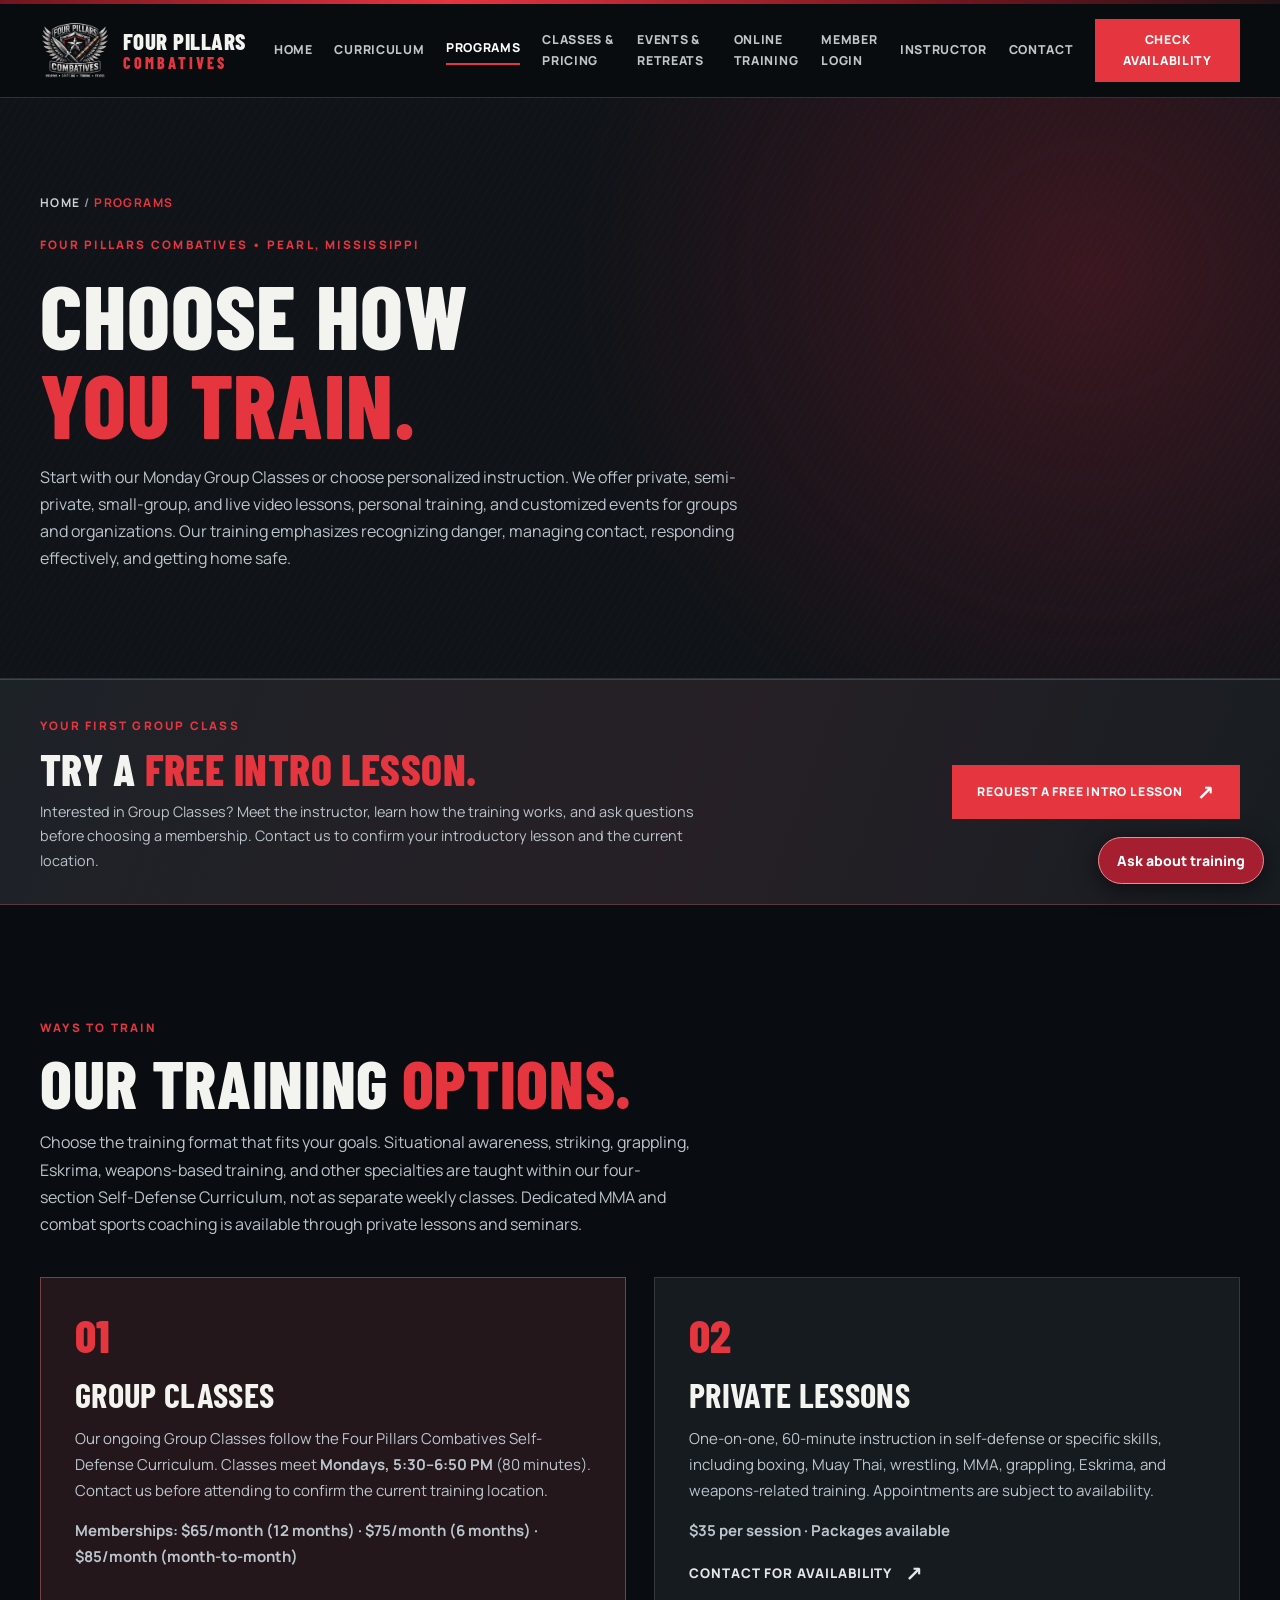
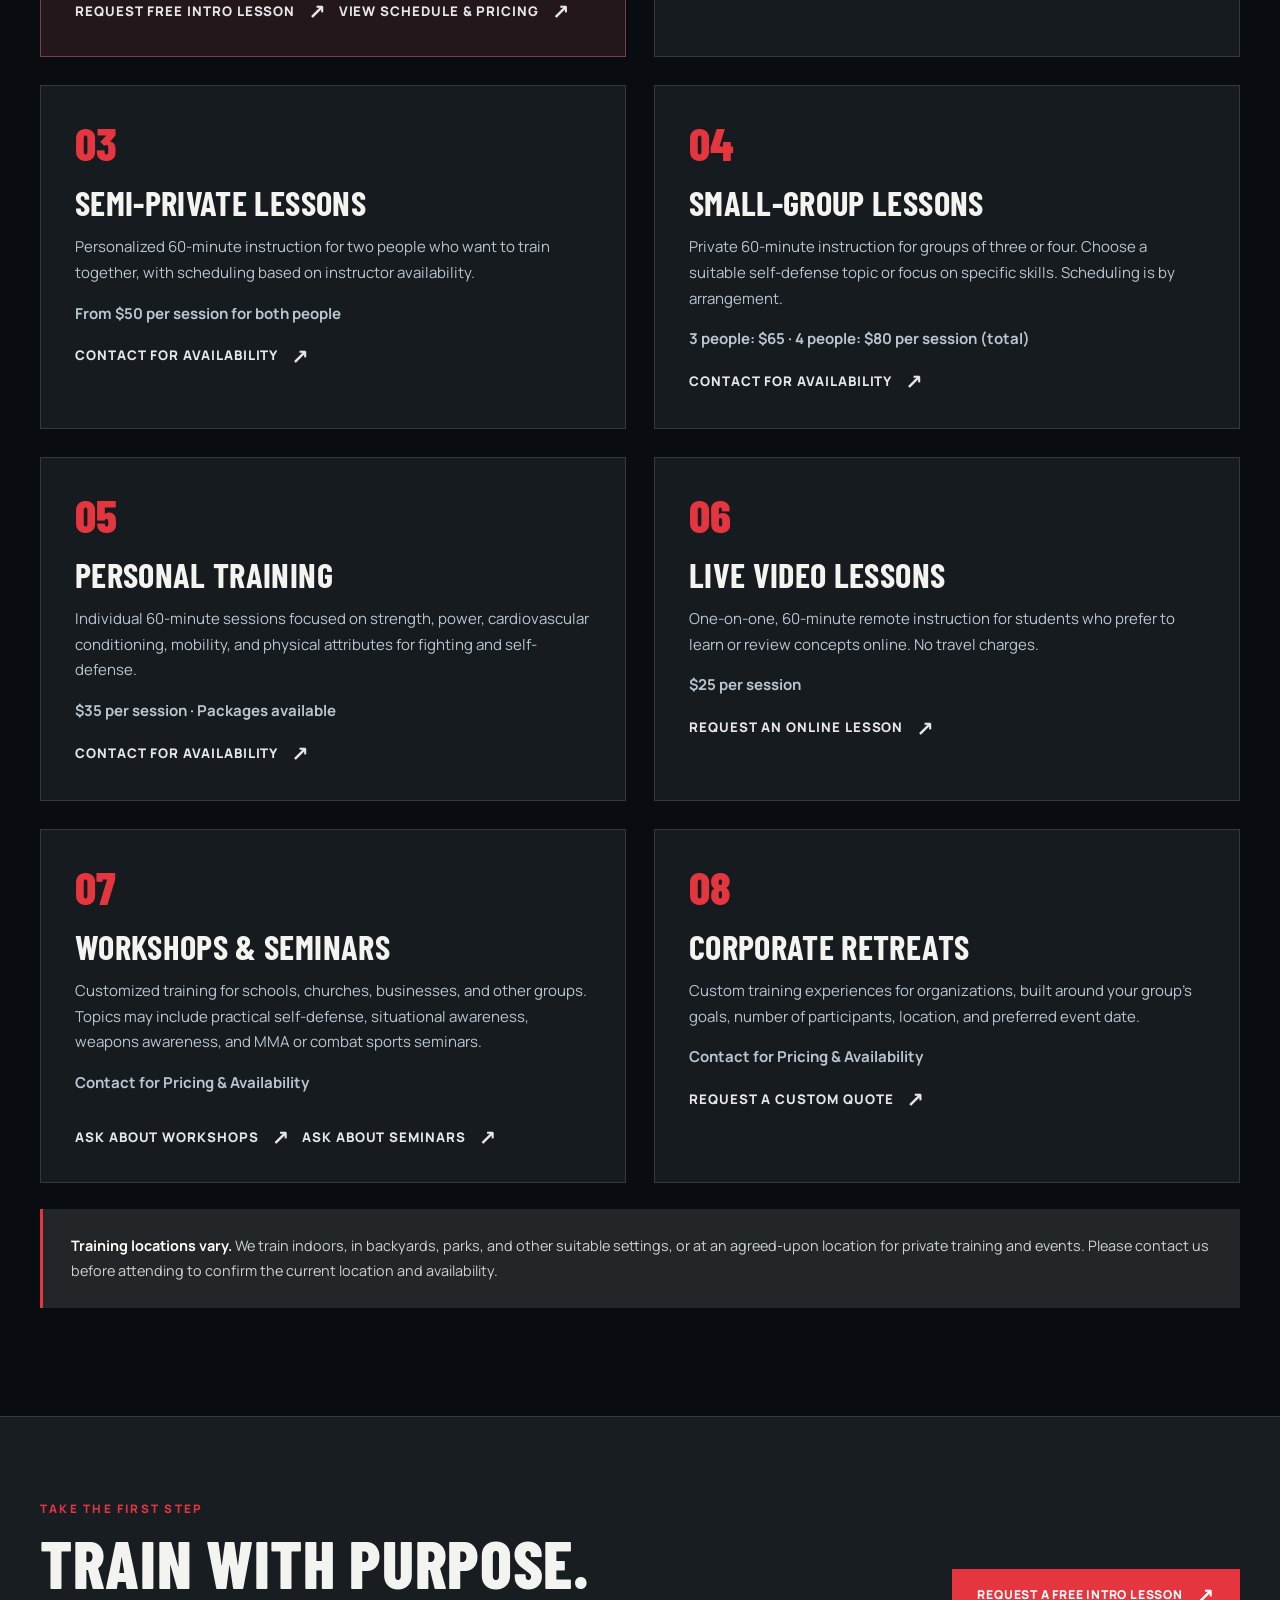
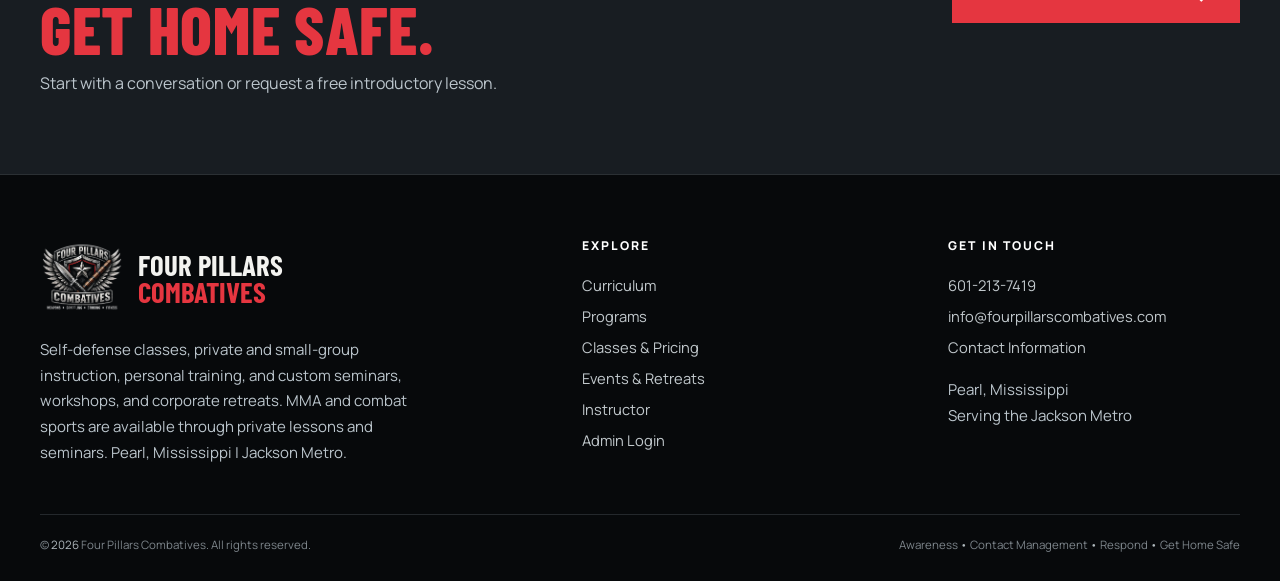
<file: FPC-Updated-programs.html>
<!DOCTYPE html>

<html lang="en"><head><meta charset="utf-8"/><meta content="width=device-width,initial-scale=1" name="viewport"/><meta content="#090c10" name="theme-color"/><meta content="Group Classes and free introductory lessons in Pearl, MS. Private lessons, semi-private and small-group instruction, personal training, live video lessons, workshops, seminars, and corporate retreats." name="description"/><title>Training Options | Four Pillars Combatives</title><link href="https://fourpillarscombatives.com/programs.html" rel="canonical"/><link href="favicon.png" rel="icon" type="image/png"/><meta content="website" property="og:type"/><meta content="Training Options | Four Pillars Combatives" property="og:title"/><meta content="Group Classes and free introductory lessons in Pearl, MS. Private lessons, semi-private and small-group instruction, personal training, live video lessons, workshops, seminars, and corporate retreats." property="og:description"/><meta content="https://fourpillarscombatives.com/assets/fpc-logo.webp" property="og:image"/><meta content="https://fourpillarscombatives.com/programs.html" property="og:url"/><link href="assets/styles.css" rel="stylesheet"/></head><body><div class="topline"></div><header class="site-header"><div class="shell header-inner"><a aria-label="Four Pillars Combatives home" class="brand" href="index.html"><img alt="" class="brand-emblem" height="70" src="assets/fpc-logo-small.webp" width="70"/><span class="brand-label">Four Pillars<small>Combatives</small></span></a><button aria-controls="navigation" aria-expanded="false" aria-label="Open menu" class="menu-toggle" type="button">☰</button><nav aria-label="Main navigation" class="nav-links" id="navigation"><a href="index.html">Home</a><a href="training.html">Curriculum</a><a aria-current="page" href="programs.html">Programs</a><a href="lessons.html">Classes &amp; Pricing</a><a href="seminars.html">Events &amp; Retreats</a><a href="about.html">Instructor</a><a href="contact.html">Contact</a><a class="nav-cta" href="contact.html#inquire">Check Availability</a></nav></div></header><main id="main"><section class="page-hero grain">
<div class="shell">
<div class="breadcrumb"><a href="index.html">Home</a> / <b>Programs</b></div>
<div class="eyebrow">Four Pillars Combatives • Pearl, Mississippi</div>
<h1>CHOOSE HOW<br/><span class="red">YOU TRAIN.</span></h1>
<p>Start with our Monday Group Classes or choose personalized instruction. We offer private, semi-private, small-group, and live video lessons, personal training, and customized events for groups and organizations. Our training emphasizes recognizing danger, managing contact, responding effectively, and getting home safe.</p>
</div>
</section><section aria-labelledby="programs-free-intro-title" class="intro-invite">
<div class="shell intro-invite-inner">
<div class="intro-invite-copy">
<span class="eyebrow">Your first group class</span>
<h2 id="programs-free-intro-title">TRY A <span class="red">FREE INTRO LESSON.</span></h2>
<p>Interested in Group Classes? Meet the instructor, learn how the training works, and ask questions before choosing a membership. Contact us to confirm your introductory lesson and the current location.</p>
</div>
<a class="btn" href="contact.html?service=Free+Intro+Lesson#inquire">Request a Free Intro Lesson <span aria-hidden="true" class="arrow">↗</span></a>
</div>
</section><section aria-labelledby="program-list-heading" class="section">
<div class="shell">
<div class="section-head">
<span class="eyebrow">Ways to train</span>
<h2 id="program-list-heading">OUR TRAINING <span class="red">OPTIONS.</span></h2>
<p>Choose the training format that fits your goals. Situational awareness, striking, grappling, Eskrima, weapons-based training, and other specialties are taught within our <a href="training.html">four-section Self-Defense Curriculum</a>, not as separate weekly classes. Dedicated MMA and combat sports coaching is available through private lessons and seminars.</p>
</div>
<div class="two-grid">
<article class="feature feature-focus">
<span class="num">01</span>
<h3>GROUP CLASSES</h3>
<p>Our ongoing Group Classes follow the Four Pillars Combatives Self-Defense Curriculum. Classes meet <strong>Mondays, 5:30–6:50 PM</strong> (80 minutes). Contact us before attending to confirm the current training location.</p>
<p><strong>Memberships: $65/month (12 months) · $75/month (6 months) · $85/month (month-to-month)</strong></p>
<div class="actions">
<a class="btn-text" href="contact.html?service=Free+Intro+Lesson#inquire">Request Free Intro Lesson <span aria-hidden="true" class="arrow">↗</span></a>
<a class="btn-text" href="lessons.html#class-calendar">View Schedule &amp; Pricing <span aria-hidden="true" class="arrow">↗</span></a>
</div>
</article>
<article class="feature">
<span class="num">02</span>
<h3>PRIVATE LESSONS</h3>
<p>One-on-one, 60-minute instruction in self-defense or specific skills, including boxing, Muay Thai, wrestling, MMA, grappling, Eskrima, and weapons-related training. Appointments are subject to availability.</p>
<p><strong>$35 per session · Packages available</strong></p>
<a class="btn-text" href="contact.html?service=Private+Lessons#inquire">Contact for Availability <span aria-hidden="true" class="arrow">↗</span></a>
</article>
<article class="feature">
<span class="num">03</span>
<h3>SEMI-PRIVATE LESSONS</h3>
<p>Personalized 60-minute instruction for two people who want to train together, with scheduling based on instructor availability.</p>
<p><strong>From $50 per session for both people</strong></p>
<a class="btn-text" href="contact.html?service=Semi-Private+Lessons#inquire">Contact for Availability <span aria-hidden="true" class="arrow">↗</span></a>
</article>
<article class="feature">
<span class="num">04</span>
<h3>SMALL-GROUP LESSONS</h3>
<p>Private 60-minute instruction for groups of three or four. Choose a suitable self-defense topic or focus on specific skills. Scheduling is by arrangement.</p>
<p><strong>3 people: $65 · 4 people: $80 per session (total)</strong></p>
<a class="btn-text" href="contact.html?service=Small-Group+Lessons#inquire">Contact for Availability <span aria-hidden="true" class="arrow">↗</span></a>
</article>
<article class="feature">
<span class="num">05</span>
<h3>PERSONAL TRAINING</h3>
<p>Individual 60-minute sessions focused on strength, power, cardiovascular conditioning, mobility, and physical attributes for fighting and self-defense.</p>
<p><strong>$35 per session · Packages available</strong></p>
<a class="btn-text" href="contact.html?service=Personal+Training#inquire">Contact for Availability <span aria-hidden="true" class="arrow">↗</span></a>
</article>
<article class="feature">
<span class="num">06</span>
<h3>LIVE VIDEO LESSONS</h3>
<p>One-on-one, 60-minute remote instruction for students who prefer to learn or review concepts online. No travel charges.</p>
<p><strong>$25 per session</strong></p>
<a class="btn-text" href="contact.html?service=Live+Video+Lessons#inquire">Request an Online Lesson <span aria-hidden="true" class="arrow">↗</span></a>
</article>
<article class="feature">
<span class="num">07</span>
<h3>WORKSHOPS &amp; SEMINARS</h3>
<p>Customized training for schools, churches, businesses, and other groups. Topics may include practical self-defense, situational awareness, weapons awareness, and MMA or combat sports seminars.</p>
<p><strong>Contact for Pricing &amp; Availability</strong></p>
<div class="actions">
<a class="btn-text" href="contact.html?service=Workshop#inquire">Ask About Workshops <span aria-hidden="true" class="arrow">↗</span></a>
<a class="btn-text" href="contact.html?service=Seminar#inquire">Ask About Seminars <span aria-hidden="true" class="arrow">↗</span></a>
</div>
</article>
<article class="feature">
<span class="num">08</span>
<h3>CORPORATE RETREATS</h3>
<p>Custom training experiences for organizations, built around your group's goals, number of participants, location, and preferred event date.</p>
<p><strong>Contact for Pricing &amp; Availability</strong></p>
<a class="btn-text" href="contact.html?service=Corporate+Retreat#inquire">Request a Custom Quote <span aria-hidden="true" class="arrow">↗</span></a>
</article>
</div>
<div class="inline-note" style="margin-top:26px"><strong>Training locations vary.</strong> We train indoors, in backyards, parks, and other suitable settings, or at an agreed-upon location for private training and events. Please contact us before attending to confirm the current location and availability.</div>
</div>
</section></main><section class="cta"><div class="shell cta-inner"><div><span class="eyebrow">Take the first step</span><h2>TRAIN WITH PURPOSE.<br/><span class="red">GET HOME SAFE.</span></h2><p>Start with a conversation or request a free introductory lesson.</p></div><a class="btn" href="contact.html?service=Free+Intro+Lesson#inquire">Request a free intro lesson <span aria-hidden="true" class="arrow">↗</span></a></div></section><footer class="site-footer"><div class="shell"><div class="footer-columns"><div><a class="footer-brand" href="index.html"><img alt="Four Pillars Combatives emblem" loading="lazy" src="assets/fpc-logo-small.webp"/><strong>Four Pillars<br/><em>Combatives</em></strong></a><p>Self-defense classes, private and small-group instruction, personal training, and custom seminars, workshops, and corporate retreats. MMA and combat sports are available through private lessons and seminars. Pearl, Mississippi | Jackson Metro.</p></div><div><div class="footer-title">Explore</div><div class="footer-links"><a href="training.html">Curriculum</a><a href="programs.html">Programs</a><a href="lessons.html">Classes &amp; Pricing</a><a href="seminars.html">Events &amp; Retreats</a><a href="about.html">Instructor</a></div></div><div><div class="footer-title">Get in touch</div><div class="footer-links"><a href="tel:6012137419">601-213-7419</a><a href="mailto:info@fourpillarscombatives.com">info@fourpillarscombatives.com</a><a href="contact.html">Contact Information</a></div><p>Pearl, Mississippi<br/>Serving the Jackson Metro</p></div></div><div class="footer-bottom"><div>© <span id="year">2026</span> Four Pillars Combatives. All rights reserved.</div><div>Awareness<span> • </span>Contact Management<span> • </span>Respond<span> • </span>Get Home Safe</div></div></div></footer><script defer="" src="assets/site.js"></script><script>document.getElementById('year').textContent=new Date().getFullYear()</script></body></html>
</file>
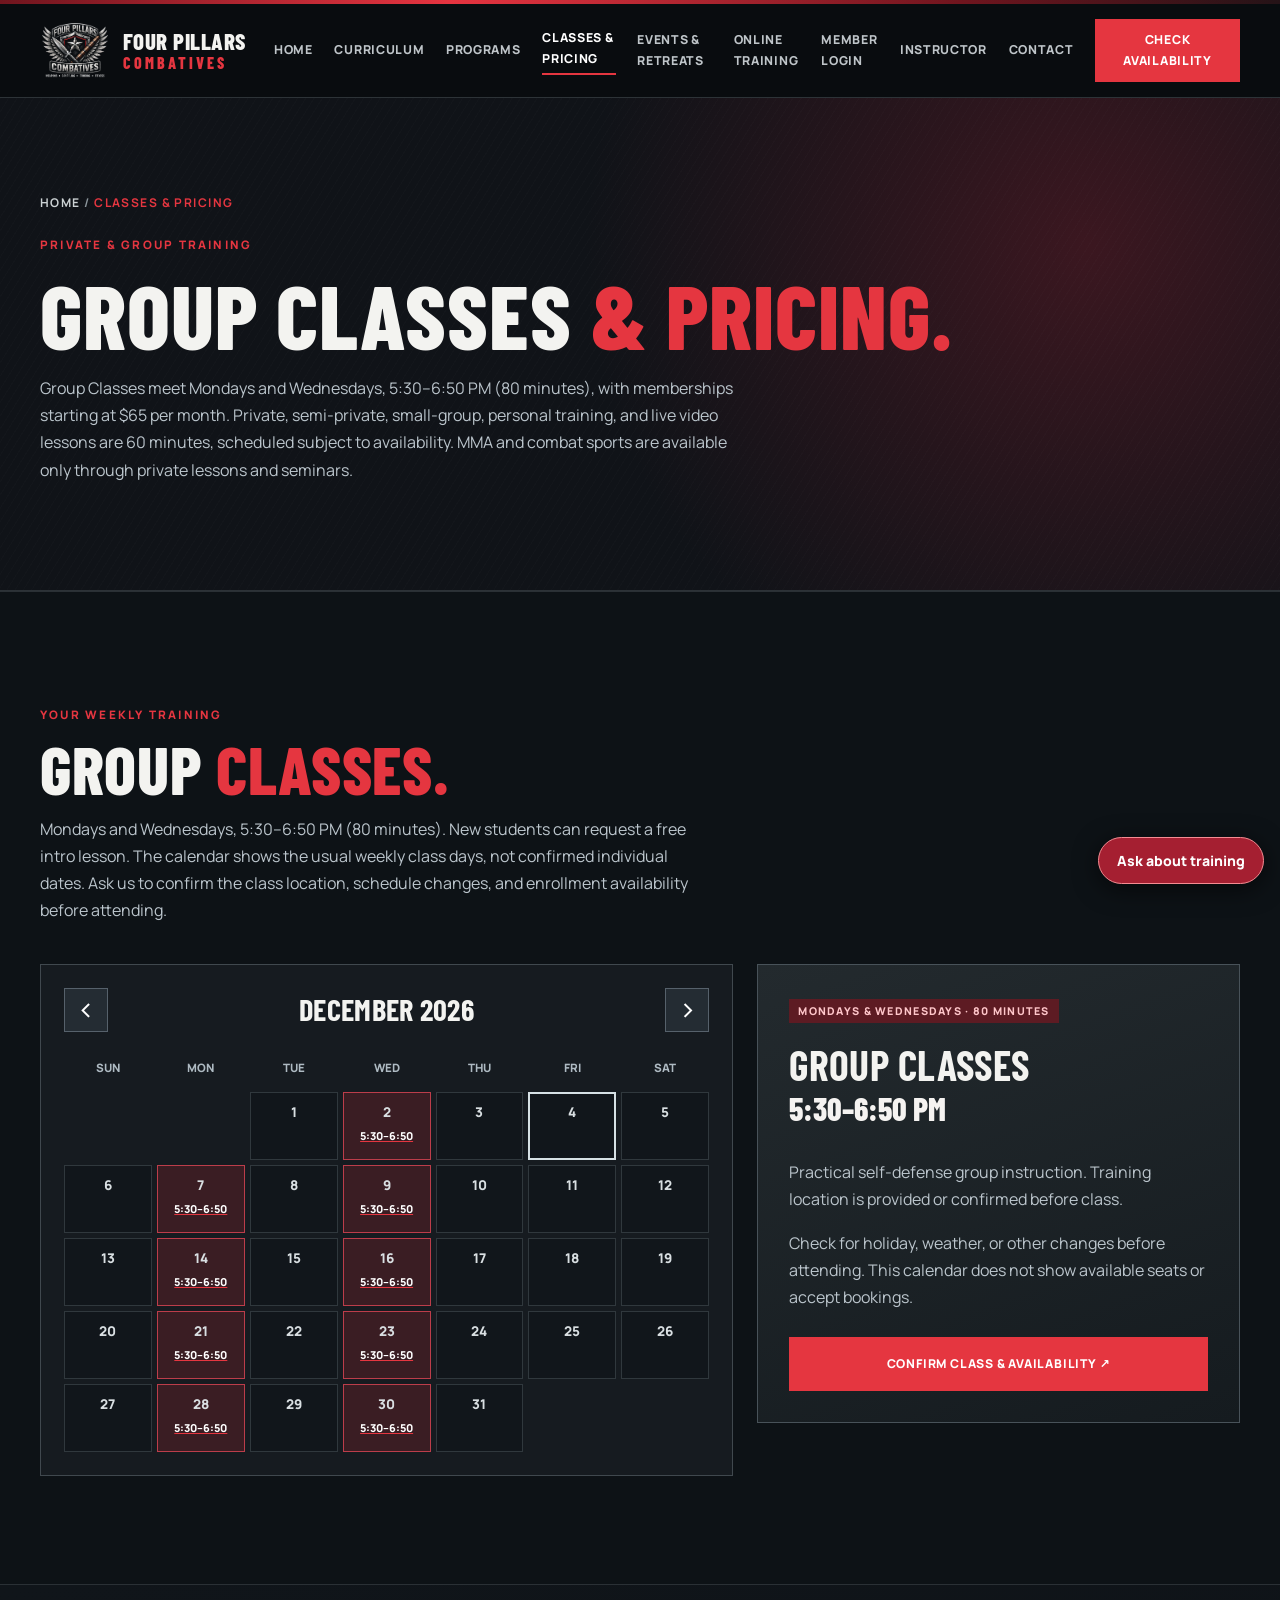
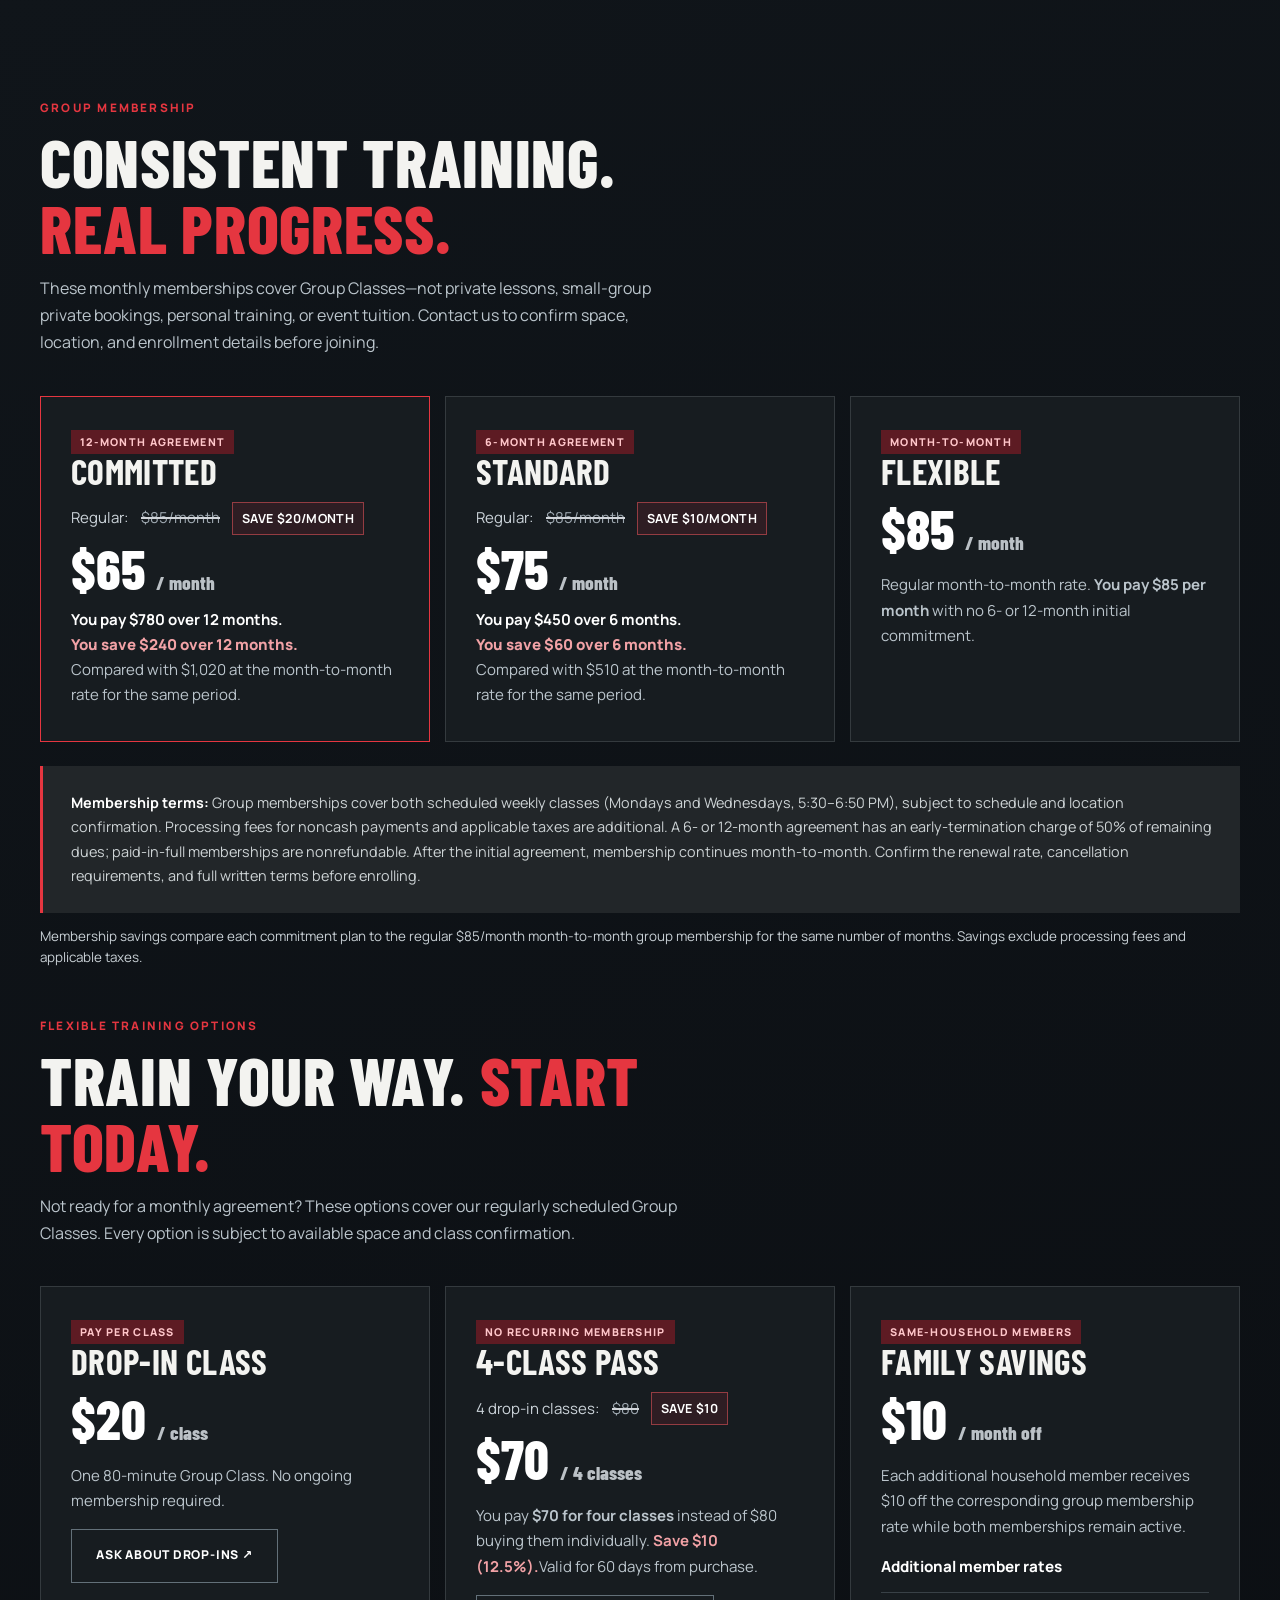
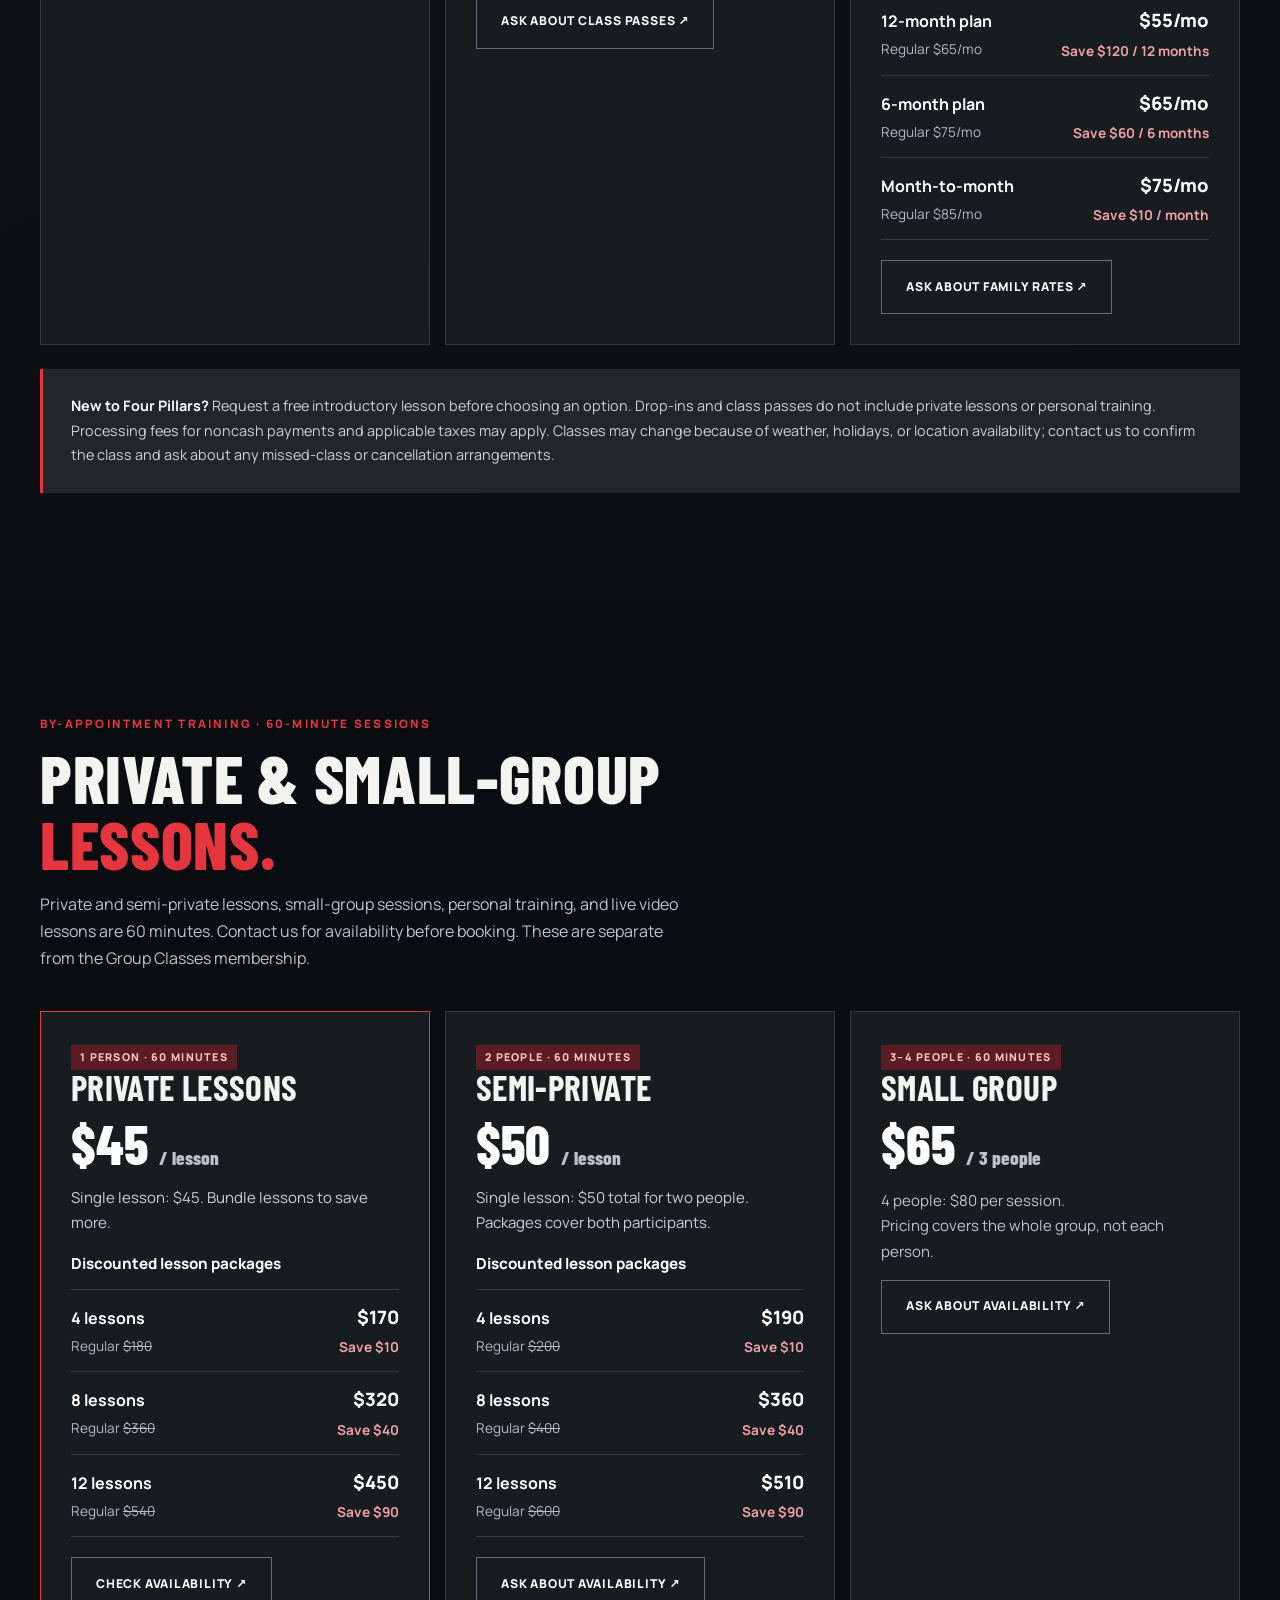
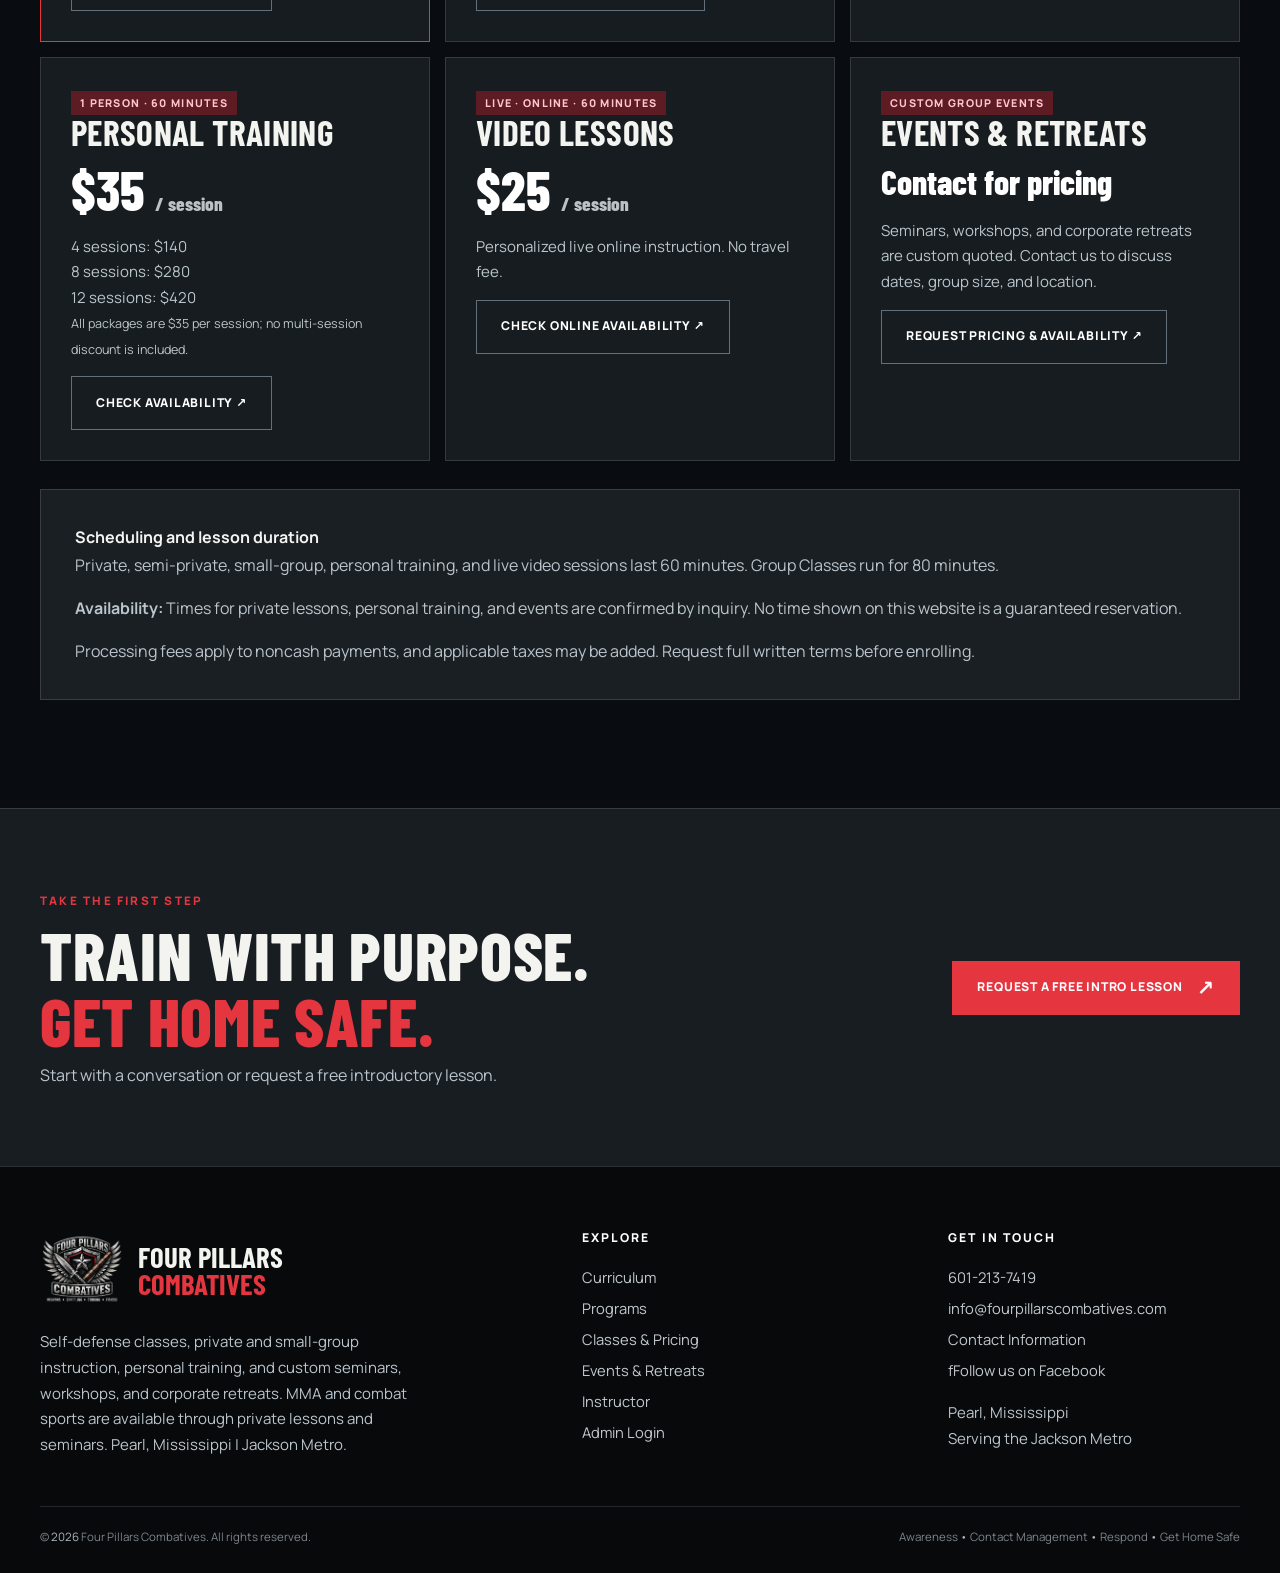
<file: lessons-1.html>
<!DOCTYPE html>

<html lang="en"><head><meta charset="utf-8"/><meta content="width=device-width,initial-scale=1" name="viewport"/><meta content="#090c10" name="theme-color"/><meta content="Group Classes memberships from $65/month (Mondays and Wednesdays 5:30–6:50 PM), plus private lessons, semi-private and small-group lessons, personal training, and live video lessons in Pearl, Mississippi." name="description"/><title>Classes &amp; Pricing | Four Pillars Combatives</title><link href="https://fourpillarscombatives.com/lessons.html" rel="canonical"/><link href="favicon.png" rel="icon" type="image/png"/><meta content="website" property="og:type"/><meta content="Lessons &amp; Pricing | Four Pillars Combatives" property="og:title"/><meta content="Group Classes memberships from $65/month (Mondays and Wednesdays 5:30–6:50 PM), plus private lessons, semi-private and small-group lessons, personal training, and live video lessons in Pearl, Mississippi." property="og:description"/><meta content="https://fourpillarscombatives.com/assets/fpc-logo.webp" property="og:image"/><meta content="https://fourpillarscombatives.com/lessons.html" property="og:url"/><link href="assets/styles.css" rel="stylesheet"/><style>
/* Pricing comparison details - FPC */
.price-comparison{display:flex;align-items:center;flex-wrap:wrap;gap:8px 12px;margin:10px 0 7px;font-size:.94rem;color:#cbd3d9}
.price-comparison del{color:#9fa9b1;text-decoration-color:#d1d5da;text-decoration-thickness:1.5px}
.price-comparison .save-pill{padding:5px 9px;background:rgba(201,45,54,.13);color:#fff;border:1px solid rgba(231,87,91,.55);font-weight:700;font-size:.78rem;letter-spacing:.03em}
.price-summary{margin:12px 0 3px!important;line-height:1.65!important}
.price-summary strong{color:#fff}
.price-summary .save-amount{display:block;color:#f2a2a6;font-weight:800}
.package-heading{font-weight:750;color:#fff;margin:14px 0 7px;font-size:.95rem}
.package-offers{margin:12px 0 20px;border-top:1px solid #394147;border-bottom:1px solid #394147}
.package-offer{display:flex;justify-content:space-between;align-items:baseline;gap:12px;padding:12px 0}
.package-offer+.package-offer{border-top:1px solid #343c41}
.package-offer .offer-type{font-weight:700;color:#fff;display:block}
.package-offer .offer-regular{display:block;color:#b0bbc2;font-size:.85rem;margin-top:3px}
.package-offer .offer-result{text-align:right;flex-shrink:0;display:block}
.package-offer .offer-pay{display:block;color:#fff;font-size:1.15rem;font-weight:800}
.package-offer .offer-save{display:block;color:#f2a2a6;font-size:.85rem;font-weight:700;margin-top:3px}
.pricing-comparison-note{margin-top:13px!important;color:#c8d0d5;font-size:.84rem;line-height:1.5}
@media(max-width:420px){.package-offer{gap:8px}.package-offer .offer-type{font-size:.93rem}.package-offer .offer-result{max-width:54%}}
</style></head><body><div class="topline"></div><header class="site-header"><div class="shell header-inner"><a aria-label="Four Pillars Combatives home" class="brand" href="index.html"><img alt="" class="brand-emblem" height="70" src="assets/fpc-logo-small.webp" width="70"/><span class="brand-label">Four Pillars<small>Combatives</small></span></a><button aria-controls="navigation" aria-expanded="false" aria-label="Open menu" class="menu-toggle" type="button">☰</button><nav aria-label="Main navigation" class="nav-links" id="navigation"><a href="index.html">Home</a><a href="training.html">Curriculum</a><a href="programs.html">Programs</a><a aria-current="page" href="lessons.html">Classes &amp; Pricing</a><a href="seminars.html">Events &amp; Retreats</a><a href="about.html">Instructor</a><a href="contact.html">Contact</a><a class="nav-cta" href="contact.html#inquire">Check Availability</a></nav></div></header><main id="main"><section class="page-hero grain"><div class="shell"><div class="breadcrumb"><a href="index.html">Home</a> / <b>Classes &amp; Pricing</b></div><div class="eyebrow">Private &amp; group training</div><h1>GROUP CLASSES <span class="red">&amp; PRICING.</span></h1><p>Group Classes meet Mondays and Wednesdays, 5:30–6:50 PM (80 minutes), with memberships starting at $65 per month. Private, semi-private, small-group, personal training, and live video lessons are 60 minutes, scheduled subject to availability. MMA and combat sports are available only through private lessons and seminars.</p></div></section><section aria-labelledby="class-calendar-title" class="section class-calendar-section" id="class-calendar">
<div class="shell">
<div class="section-head">
<span class="eyebrow">Your weekly training</span>
<h2 id="class-calendar-title">GROUP <span class="red">CLASSES.</span></h2>
<p>Mondays and Wednesdays, 5:30–6:50 PM (80 minutes). New students can request a free intro lesson. The calendar shows the usual weekly class days, not confirmed individual dates. Ask us to confirm the class location, schedule changes, and enrollment availability before attending.</p>
</div>
<div class="calendar-layout">
<div aria-label="Monthly self-defense class calendar" class="calendar-panel">
<div class="calendar-toolbar"><button aria-label="Previous month" class="calendar-nav" id="calendar-prev" type="button">‹</button><h3 aria-live="polite" id="calendar-month">Class calendar</h3><button aria-label="Next month" class="calendar-nav" id="calendar-next" type="button">›</button></div>
<div class="class-month-grid" id="fpc-calendar"><p>Regular class: Mondays and Wednesdays, 5:30–6:50 PM.</p></div>
</div>
<div class="calendar-details"><span class="tag">Mondays &amp; Wednesdays · 80 minutes</span><h3>GROUP CLASSES</h3><p class="calendar-time">5:30–6:50 PM</p><p>Practical self-defense group instruction. Training location is provided or confirmed before class.</p><p>Check for holiday, weather, or other changes before attending. This calendar does not show available seats or accept bookings.</p><a class="btn" href="contact.html?service=Group+Classes#inquire">Confirm Class &amp; Availability ↗</a></div>
</div>
</div>
</section><section class="section shade-section" id="group-memberships"><div class="shell"><div class="section-head"><span class="eyebrow">Group membership</span><h2>CONSISTENT TRAINING.<br/><span class="red">REAL PROGRESS.</span></h2><p>These monthly memberships cover Group Classes—not private lessons, small-group private bookings, personal training, or event tuition. Contact us to confirm space, location, and enrollment details before joining.</p></div><div class="price-grid"><article class="price-card featured"><span class="tag">12-month agreement</span><h3>COMMITTED</h3><div class="price-comparison"><span>Regular:</span><del>$85/month</del><span class="save-pill">SAVE $20/MONTH</span></div><div class="price">$65 <small>/ month</small></div><p class="price-summary"><strong>You pay $780 over 12 months.</strong><span class="save-amount">You save $240 over 12 months.</span>Compared with $1,020 at the month-to-month rate for the same period.</p></article><article class="price-card"><span class="tag">6-month agreement</span><h3>STANDARD</h3><div class="price-comparison"><span>Regular:</span><del>$85/month</del><span class="save-pill">SAVE $10/MONTH</span></div><div class="price">$75 <small>/ month</small></div><p class="price-summary"><strong>You pay $450 over 6 months.</strong><span class="save-amount">You save $60 over 6 months.</span>Compared with $510 at the month-to-month rate for the same period.</p></article><article class="price-card"><span class="tag">Month-to-month</span><h3>FLEXIBLE</h3><div class="price">$85 <small>/ month</small></div><p>Regular month-to-month rate. <strong>You pay $85 per month</strong> with no 6- or 12-month initial commitment.</p></article></div><div class="inline-note" style="margin-top:24px">
<strong>Membership terms:</strong> Group memberships cover both scheduled weekly classes
(Mondays and Wednesdays, 5:30–6:50 PM), subject to schedule and location confirmation.
Processing fees for noncash payments and applicable taxes are additional.
A 6- or 12-month agreement has an early-termination charge of 50% of remaining dues;
paid-in-full memberships are nonrefundable. After the initial agreement,
membership continues month-to-month. Confirm the renewal rate,
cancellation requirements, and full written terms before enrolling.
</div><p class="pricing-comparison-note">Membership savings compare each commitment plan to the regular $85/month month-to-month group membership for the same number of months. Savings exclude processing fees and applicable taxes.</p>
<div class="section-head" style="margin-top:44px">
<span class="eyebrow">Flexible training options</span>
<h2>TRAIN YOUR WAY. <span class="red">START TODAY.</span></h2>
<p>Not ready for a monthly agreement? These options cover our regularly scheduled
Group Classes. Every option is subject to available space and class confirmation.</p>
</div>
<div class="price-grid">
<article class="price-card">
<span class="tag">Pay per class</span>
<h3>DROP-IN CLASS</h3>
<div class="price">$20 <small>/ class</small></div>
<p>One 80-minute Group Class. No ongoing membership required.</p>
<a class="btn btn-outline" href="contact.html?service=Group+Classes&amp;topic=a+%2420+drop-in+class#inquire">Ask About Drop-Ins ↗</a>
</article>
<article class="price-card">
<span class="tag">No recurring membership</span>
<h3>4-CLASS PASS</h3><div class="price-comparison"><span>4 drop-in classes:</span><del>$80</del><span class="save-pill">SAVE $10</span></div>
<div class="price">$70 <small>/ 4 classes</small></div>
<p>You pay <strong>$70 for four classes</strong> instead of $80 buying them individually. <span class="save-amount" style="color:#f2a2a6;font-weight:700">Save $10 (12.5%).</span>Valid for 60 days from purchase.</p>
<a class="btn btn-outline" href="contact.html?service=Group+Classes&amp;topic=the+%2470+four-class+pass#inquire">Ask About Class Passes ↗</a>
</article>
<article class="price-card">
<span class="tag">Same-household members</span>
<h3>FAMILY SAVINGS</h3>
<div class="price">$10 <small>/ month off</small></div>
<p>Each additional household member receives $10 off the corresponding group membership rate while both memberships remain active.</p>
<div class="package-heading">Additional member rates</div>
<div class="package-offers">
<div class="package-offer"><span><span class="offer-type">12-month plan</span><small class="offer-regular">Regular $65/mo</small></span><span class="offer-result"><span class="offer-pay">$55/mo</span><span class="offer-save">Save $120 / 12 months</span></span></div>
<div class="package-offer"><span><span class="offer-type">6-month plan</span><small class="offer-regular">Regular $75/mo</small></span><span class="offer-result"><span class="offer-pay">$65/mo</span><span class="offer-save">Save $60 / 6 months</span></span></div>
<div class="package-offer"><span><span class="offer-type">Month-to-month</span><small class="offer-regular">Regular $85/mo</small></span><span class="offer-result"><span class="offer-pay">$75/mo</span><span class="offer-save">Save $10 / month</span></span></div>
</div>

<a class="btn btn-outline" href="contact.html?service=Group+Classes&amp;topic=the+additional-household-member+discount#inquire">Ask About Family Rates ↗</a>
</article>
</div>
<div class="inline-note" style="margin-top:24px">
<strong>New to Four Pillars?</strong> Request a free introductory lesson before choosing an option.
Drop-ins and class passes do not include private lessons or personal training.
Processing fees for noncash payments and applicable taxes may apply.
Classes may change because of weather, holidays, or location availability;
contact us to confirm the class and ask about any missed-class or cancellation arrangements.
</div>
</div></section><section class="section">
<div class="shell">
<div class="section-head"><span class="eyebrow">By-appointment training · 60-minute sessions</span><h2>PRIVATE &amp; SMALL-GROUP <span class="red">LESSONS.</span></h2><p>Private and semi-private lessons, small-group sessions, personal training, and live video lessons are 60 minutes. Contact us for availability before booking. These are separate from the Group Classes membership.</p></div>
<div class="price-grid">
<article class="price-card featured"><span class="tag">1 person · 60 minutes</span><h3>PRIVATE LESSONS</h3><div class="price">$45 <small>/ lesson</small></div><p class="pricing-comparison-note">Single lesson: $45. Bundle lessons to save more.</p><div class="package-heading">Discounted lesson packages</div><div class="package-offers"><div class="package-offer"><span><span class="offer-type">4 lessons</span><small class="offer-regular">Regular <del>$180</del></small></span><span class="offer-result"><span class="offer-pay">$170</span><span class="offer-save">Save $10</span></span></div><div class="package-offer"><span><span class="offer-type">8 lessons</span><small class="offer-regular">Regular <del>$360</del></small></span><span class="offer-result"><span class="offer-pay">$320</span><span class="offer-save">Save $40</span></span></div><div class="package-offer"><span><span class="offer-type">12 lessons</span><small class="offer-regular">Regular <del>$540</del></small></span><span class="offer-result"><span class="offer-pay">$450</span><span class="offer-save">Save $90</span></span></div></div><a class="btn btn-outline" href="contact.html?service=Private+Lessons#inquire">Check Availability ↗</a></article>
<article class="price-card"><span class="tag">2 people · 60 minutes</span><h3>SEMI-PRIVATE</h3><div class="price">$50 <small>/ lesson</small></div><p class="pricing-comparison-note">Single lesson: $50 total for two people. Packages cover both participants.</p><div class="package-heading">Discounted lesson packages</div><div class="package-offers"><div class="package-offer"><span><span class="offer-type">4 lessons</span><small class="offer-regular">Regular <del>$200</del></small></span><span class="offer-result"><span class="offer-pay">$190</span><span class="offer-save">Save $10</span></span></div><div class="package-offer"><span><span class="offer-type">8 lessons</span><small class="offer-regular">Regular <del>$400</del></small></span><span class="offer-result"><span class="offer-pay">$360</span><span class="offer-save">Save $40</span></span></div><div class="package-offer"><span><span class="offer-type">12 lessons</span><small class="offer-regular">Regular <del>$600</del></small></span><span class="offer-result"><span class="offer-pay">$510</span><span class="offer-save">Save $90</span></span></div></div><a class="btn btn-outline" href="contact.html?service=Semi-Private+Lessons#inquire">Ask About Availability ↗</a></article>
<article class="price-card"><span class="tag">3–4 people · 60 minutes</span><h3>SMALL GROUP</h3><div class="price">$65 <small>/ 3 people</small></div><p>4 people: $80 per session.<br/>Pricing covers the whole group, not each person.</p><a class="btn btn-outline" href="contact.html?service=Small-Group+Lessons#inquire">Ask About Availability ↗</a></article>
<article class="price-card"><span class="tag">1 person · 60 minutes</span><h3>PERSONAL TRAINING</h3><div class="price">$35 <small>/ session</small></div><p>4 sessions: $140<br/>8 sessions: $280<br/>12 sessions: $420<br/><small>All packages are $35 per session; no multi-session discount is included.</small></p><a class="btn btn-outline" href="contact.html?service=Personal+Training#inquire">Check Availability ↗</a></article>
<article class="price-card"><span class="tag">Live · online · 60 minutes</span><h3>VIDEO LESSONS</h3><div class="price">$25 <small>/ session</small></div><p>Personalized live online instruction. No travel fee.</p><a class="btn btn-outline" href="contact.html?service=Live+Video+Lessons#inquire">Check Online Availability ↗</a></article>
<article class="price-card"><span class="tag">Custom group events</span><h3>EVENTS &amp; RETREATS</h3><div class="price price-custom">Contact for pricing</div><p>Seminars, workshops, and corporate retreats are custom quoted. Contact us to discuss dates, group size, and location.</p><a class="btn btn-outline" href="contact.html?service=General+Inquiry&amp;topic=Seminars%2C+workshops%2C+and+corporate+retreats#inquire">Request Pricing &amp; Availability ↗</a></article>
</div>
<div class="info-strip" style="margin-top:28px"><strong>Scheduling and lesson duration</strong><p>Private, semi-private, small-group, personal training, and live video sessions last 60 minutes. Group Classes run for 80 minutes.</p><p><strong>Availability:</strong> Times for private lessons, personal training, and events are confirmed by inquiry. No time shown on this website is a guaranteed reservation.</p><p class="muted">Processing fees apply to noncash payments, and applicable taxes may be added. Request full written terms before enrolling.</p></div>
</div></section>
</main><section class="cta"><div class="shell cta-inner"><div><span class="eyebrow">Take the first step</span><h2>TRAIN WITH PURPOSE.<br/><span class="red">GET HOME SAFE.</span></h2><p>Start with a conversation or request a free introductory lesson.</p></div><a class="btn" href="contact.html?service=Free+Intro+Lesson#inquire">Request a free intro lesson <span aria-hidden="true" class="arrow">↗</span></a></div></section><footer class="site-footer"><div class="shell"><div class="footer-columns"><div><a class="footer-brand" href="index.html"><img alt="Four Pillars Combatives emblem" loading="lazy" src="assets/fpc-logo-small.webp"/><strong>Four Pillars<br/><em>Combatives</em></strong></a><p>Self-defense classes, private and small-group instruction, personal training, and custom seminars, workshops, and corporate retreats. MMA and combat sports are available through private lessons and seminars. Pearl, Mississippi | Jackson Metro.</p></div><div><div class="footer-title">Explore</div><div class="footer-links"><a href="training.html">Curriculum</a><a href="programs.html">Programs</a><a href="lessons.html">Classes &amp; Pricing</a><a href="seminars.html">Events &amp; Retreats</a><a href="about.html">Instructor</a></div></div><div><div class="footer-title">Get in touch</div><div class="footer-links"><a href="tel:6012137419">601-213-7419</a><a href="mailto:info@fourpillarscombatives.com">info@fourpillarscombatives.com</a><a href="contact.html">Contact Information</a><a aria-label="Visit Four Pillars Combatives on Facebook (opens in a new tab)" class="facebook-footer-link" href="https://www.facebook.com/FourPillarsCombatives/" rel="noopener noreferrer" target="_blank"><span aria-hidden="true" class="facebook-inline-icon">f</span>Follow us on Facebook</a></div><p>Pearl, Mississippi<br/>Serving the Jackson Metro</p></div></div><div class="footer-bottom"><div>© <span id="year">2026</span> Four Pillars Combatives. All rights reserved.</div><div>Awareness<span> • </span>Contact Management<span> • </span>Respond<span> • </span>Get Home Safe</div></div></div></footer><script defer="" src="assets/site.js"></script><script>document.getElementById('year').textContent=new Date().getFullYear()</script></body></html>
</file>
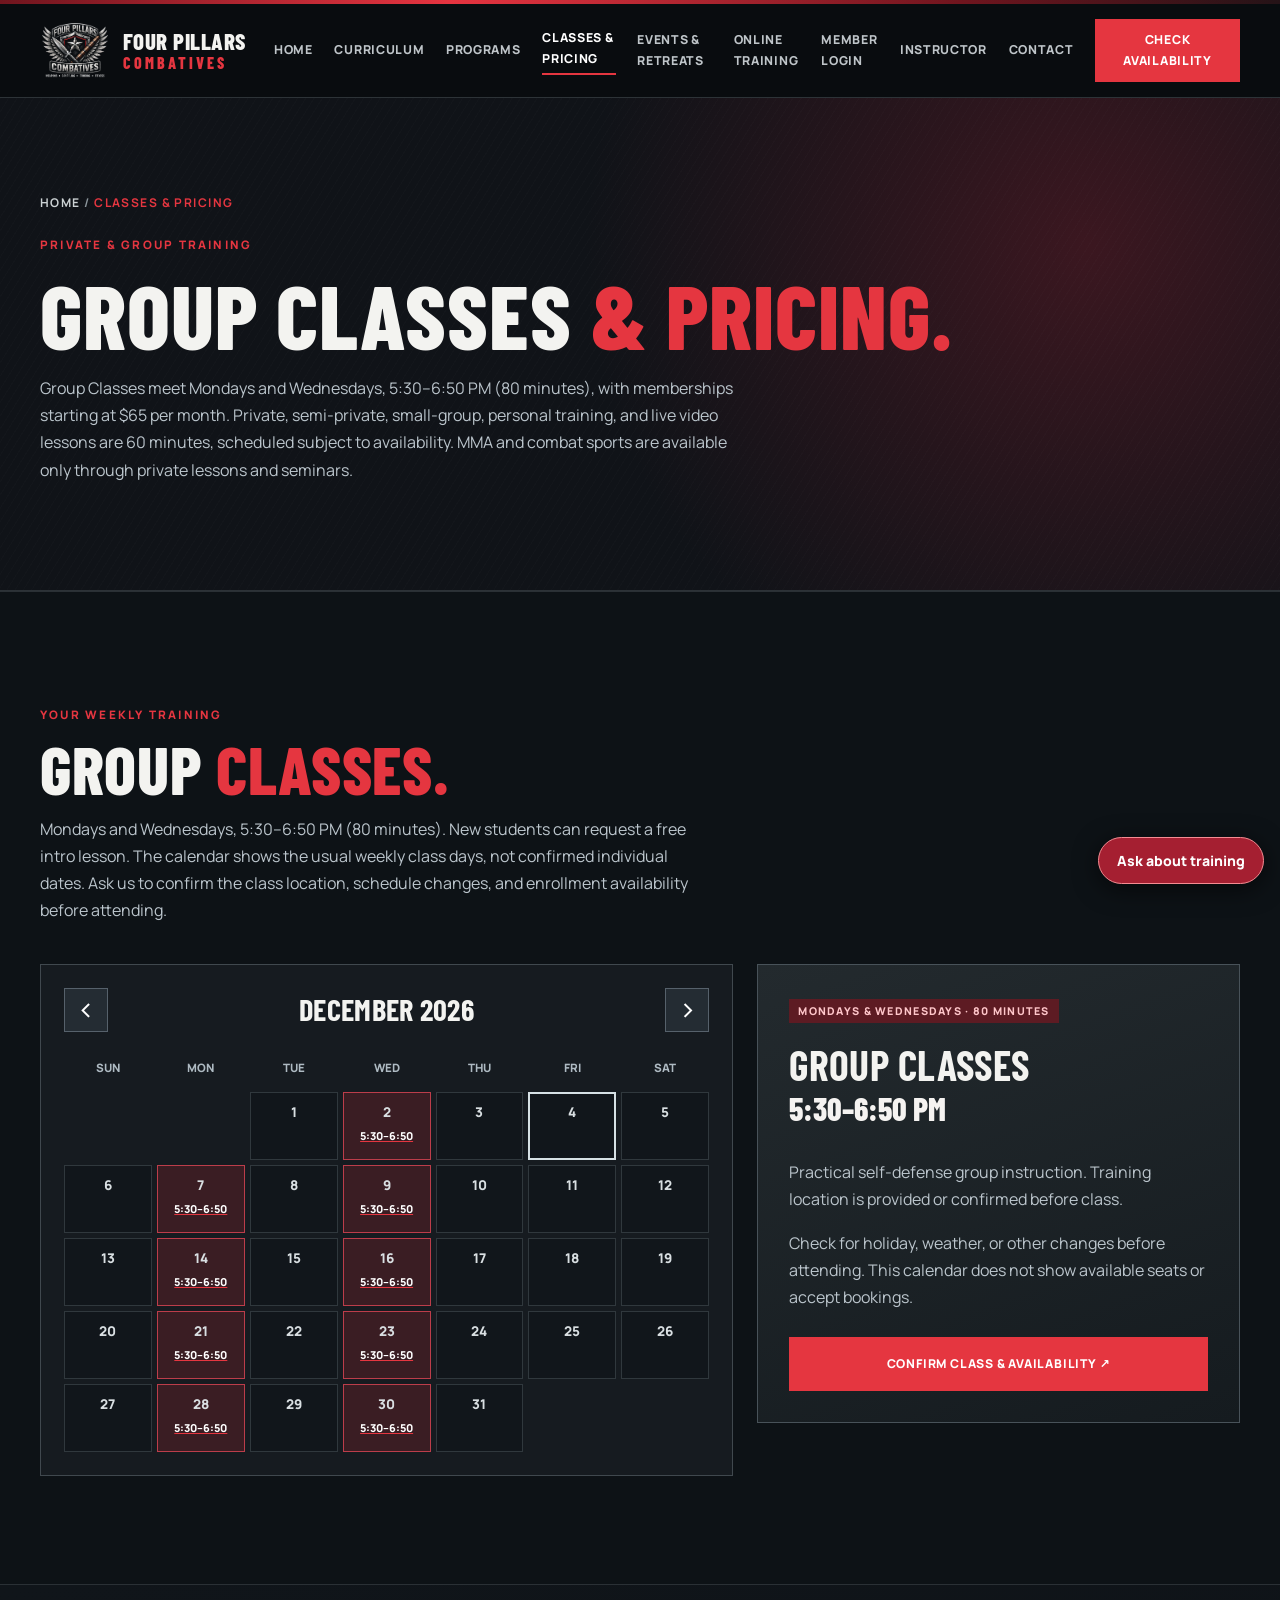
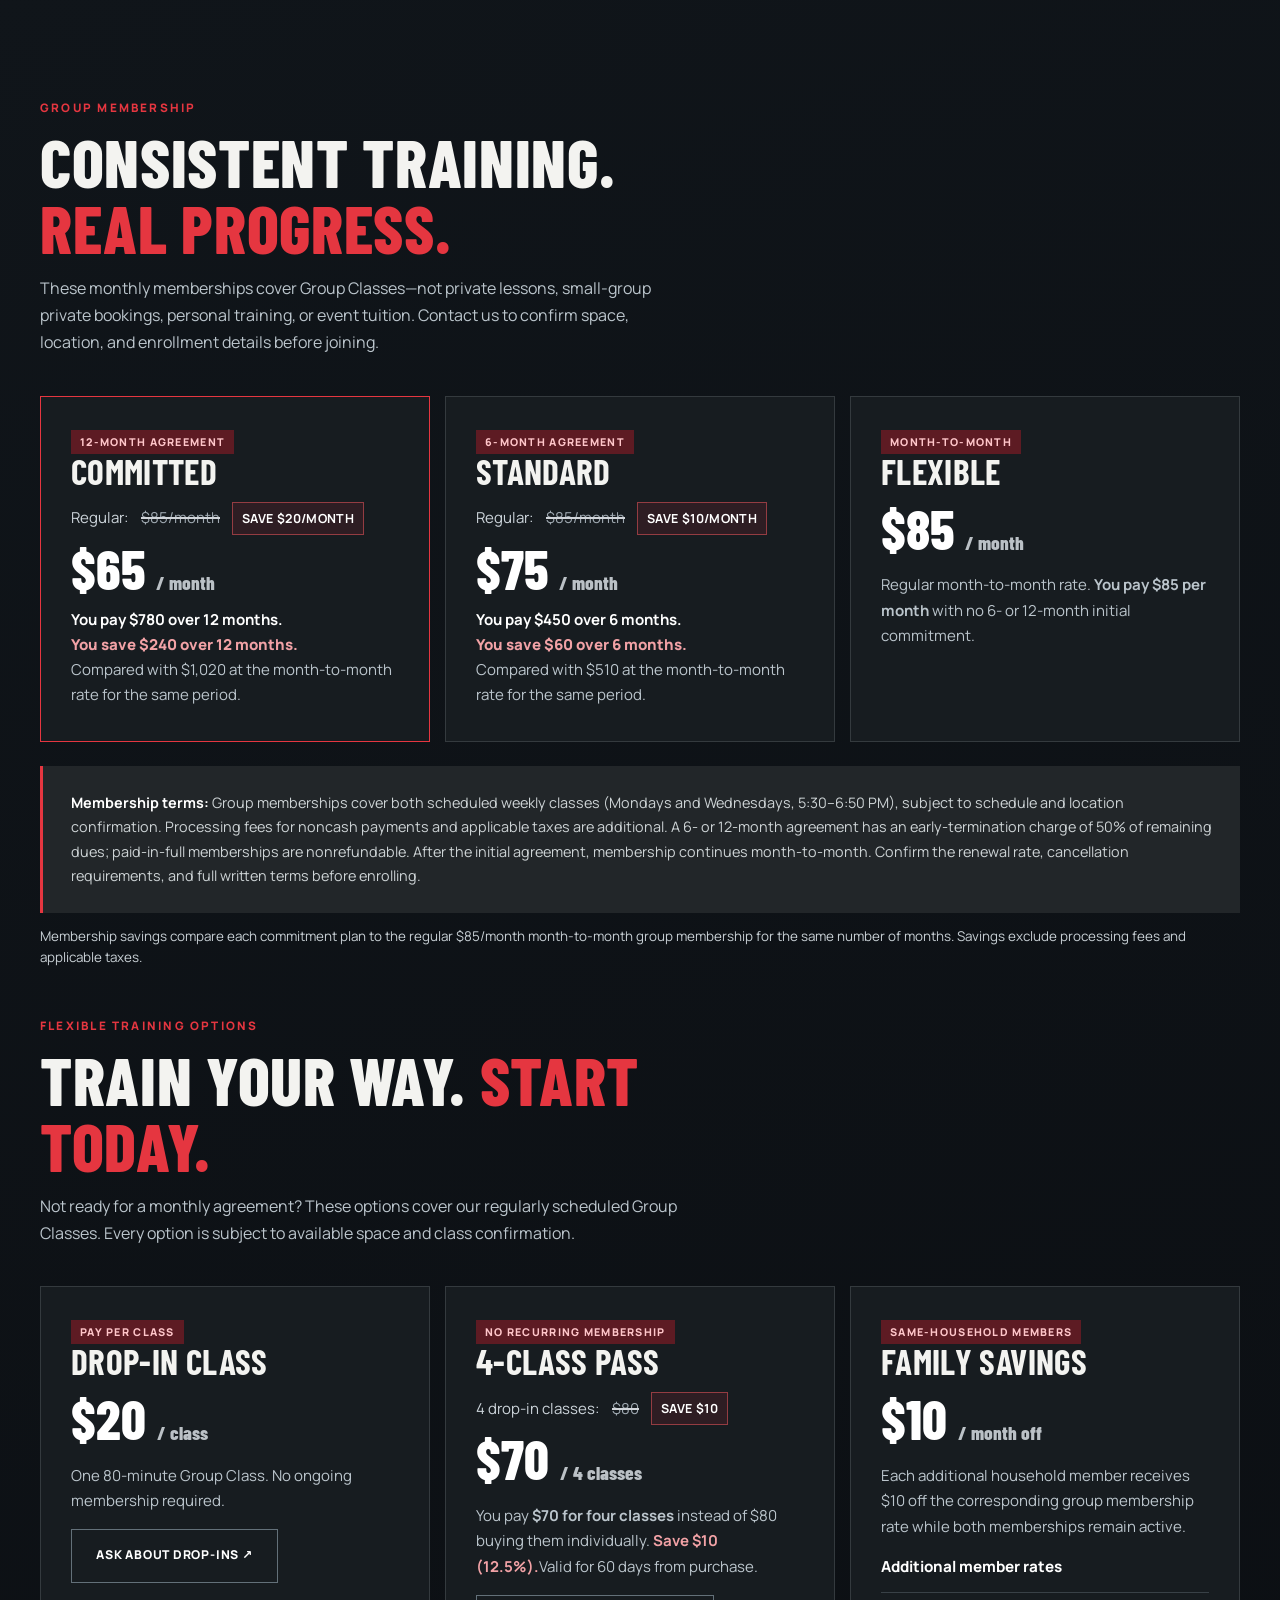
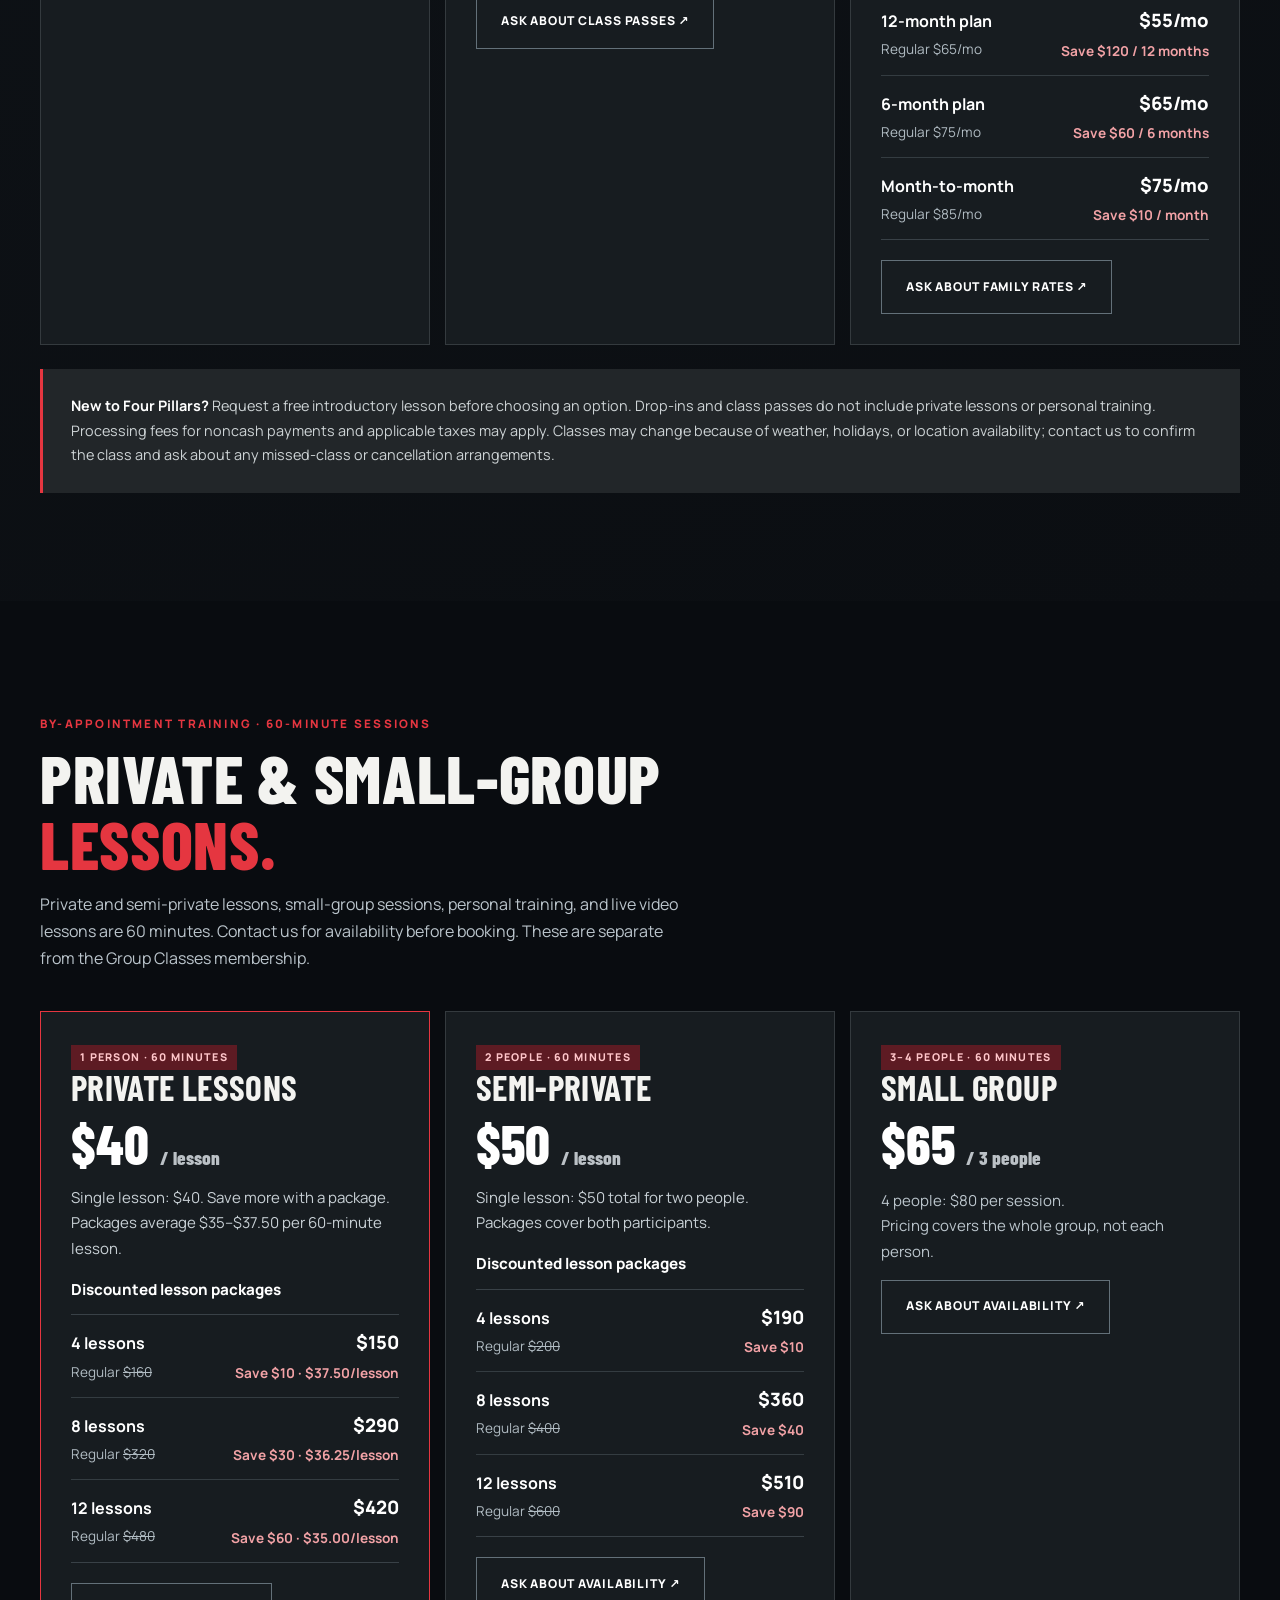
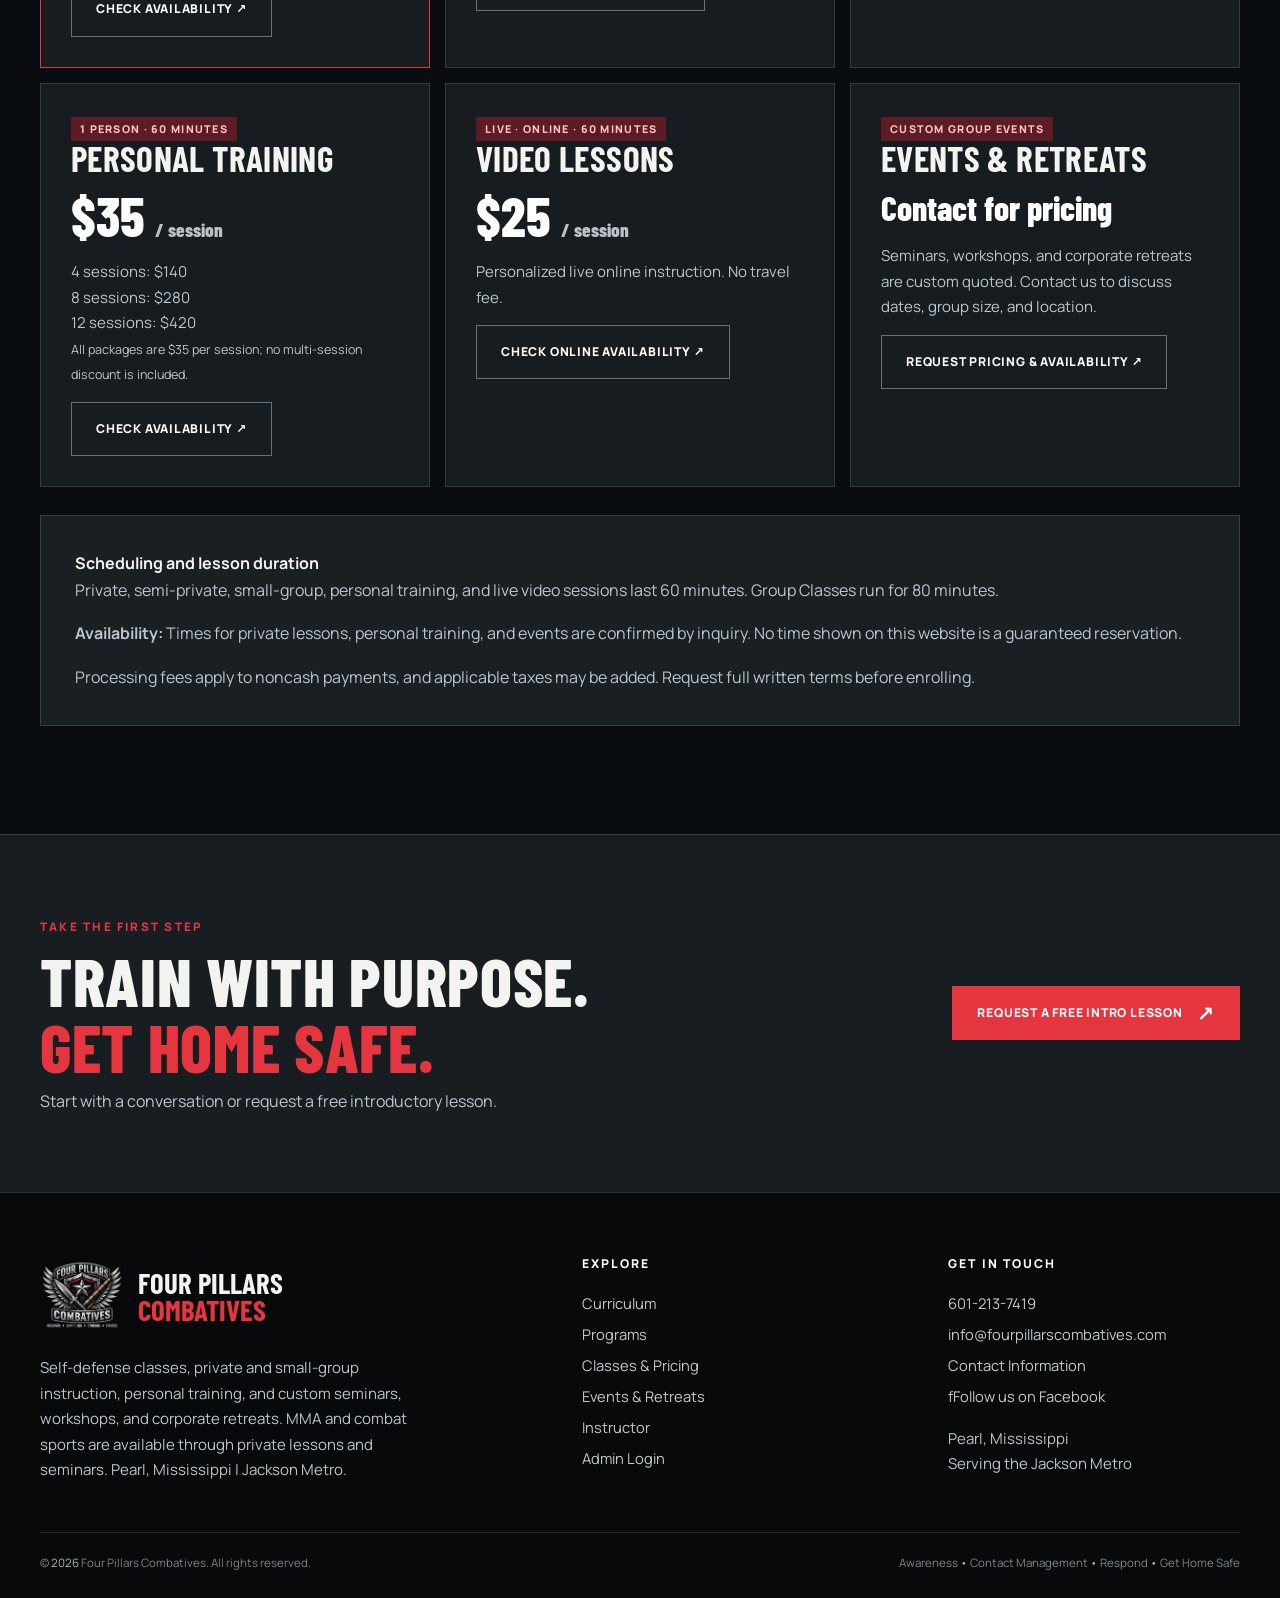
<file: lessons-2.html>
<!DOCTYPE html>

<html lang="en"><head><meta charset="utf-8"/><meta content="width=device-width,initial-scale=1" name="viewport"/><meta content="#090c10" name="theme-color"/><meta content="Group Classes memberships from $65/month (Mondays and Wednesdays 5:30–6:50 PM), plus private lessons, semi-private and small-group lessons, personal training, and live video lessons in Pearl, Mississippi." name="description"/><title>Classes &amp; Pricing | Four Pillars Combatives</title><link href="https://fourpillarscombatives.com/lessons.html" rel="canonical"/><link href="favicon.png" rel="icon" type="image/png"/><meta content="website" property="og:type"/><meta content="Lessons &amp; Pricing | Four Pillars Combatives" property="og:title"/><meta content="Group Classes memberships from $65/month (Mondays and Wednesdays 5:30–6:50 PM), plus private lessons, semi-private and small-group lessons, personal training, and live video lessons in Pearl, Mississippi." property="og:description"/><meta content="https://fourpillarscombatives.com/assets/fpc-logo.webp" property="og:image"/><meta content="https://fourpillarscombatives.com/lessons.html" property="og:url"/><link href="assets/styles.css" rel="stylesheet"/><style>
/* Pricing comparison details - FPC */
.price-comparison{display:flex;align-items:center;flex-wrap:wrap;gap:8px 12px;margin:10px 0 7px;font-size:.94rem;color:#cbd3d9}
.price-comparison del{color:#9fa9b1;text-decoration-color:#d1d5da;text-decoration-thickness:1.5px}
.price-comparison .save-pill{padding:5px 9px;background:rgba(201,45,54,.13);color:#fff;border:1px solid rgba(231,87,91,.55);font-weight:700;font-size:.78rem;letter-spacing:.03em}
.price-summary{margin:12px 0 3px!important;line-height:1.65!important}
.price-summary strong{color:#fff}
.price-summary .save-amount{display:block;color:#f2a2a6;font-weight:800}
.package-heading{font-weight:750;color:#fff;margin:14px 0 7px;font-size:.95rem}
.package-offers{margin:12px 0 20px;border-top:1px solid #394147;border-bottom:1px solid #394147}
.package-offer{display:flex;justify-content:space-between;align-items:baseline;gap:12px;padding:12px 0}
.package-offer+.package-offer{border-top:1px solid #343c41}
.package-offer .offer-type{font-weight:700;color:#fff;display:block}
.package-offer .offer-regular{display:block;color:#b0bbc2;font-size:.85rem;margin-top:3px}
.package-offer .offer-result{text-align:right;flex-shrink:0;display:block}
.package-offer .offer-pay{display:block;color:#fff;font-size:1.15rem;font-weight:800}
.package-offer .offer-save{display:block;color:#f2a2a6;font-size:.85rem;font-weight:700;margin-top:3px}
.pricing-comparison-note{margin-top:13px!important;color:#c8d0d5;font-size:.84rem;line-height:1.5}
@media(max-width:420px){.package-offer{gap:8px}.package-offer .offer-type{font-size:.93rem}.package-offer .offer-result{max-width:54%}}
</style></head><body><div class="topline"></div><header class="site-header"><div class="shell header-inner"><a aria-label="Four Pillars Combatives home" class="brand" href="index.html"><img alt="" class="brand-emblem" height="70" src="assets/fpc-logo-small.webp" width="70"/><span class="brand-label">Four Pillars<small>Combatives</small></span></a><button aria-controls="navigation" aria-expanded="false" aria-label="Open menu" class="menu-toggle" type="button">☰</button><nav aria-label="Main navigation" class="nav-links" id="navigation"><a href="index.html">Home</a><a href="training.html">Curriculum</a><a href="programs.html">Programs</a><a aria-current="page" href="lessons.html">Classes &amp; Pricing</a><a href="seminars.html">Events &amp; Retreats</a><a href="about.html">Instructor</a><a href="contact.html">Contact</a><a class="nav-cta" href="contact.html#inquire">Check Availability</a></nav></div></header><main id="main"><section class="page-hero grain"><div class="shell"><div class="breadcrumb"><a href="index.html">Home</a> / <b>Classes &amp; Pricing</b></div><div class="eyebrow">Private &amp; group training</div><h1>GROUP CLASSES <span class="red">&amp; PRICING.</span></h1><p>Group Classes meet Mondays and Wednesdays, 5:30–6:50 PM (80 minutes), with memberships starting at $65 per month. Private, semi-private, small-group, personal training, and live video lessons are 60 minutes, scheduled subject to availability. MMA and combat sports are available only through private lessons and seminars.</p></div></section><section aria-labelledby="class-calendar-title" class="section class-calendar-section" id="class-calendar">
<div class="shell">
<div class="section-head">
<span class="eyebrow">Your weekly training</span>
<h2 id="class-calendar-title">GROUP <span class="red">CLASSES.</span></h2>
<p>Mondays and Wednesdays, 5:30–6:50 PM (80 minutes). New students can request a free intro lesson. The calendar shows the usual weekly class days, not confirmed individual dates. Ask us to confirm the class location, schedule changes, and enrollment availability before attending.</p>
</div>
<div class="calendar-layout">
<div aria-label="Monthly self-defense class calendar" class="calendar-panel">
<div class="calendar-toolbar"><button aria-label="Previous month" class="calendar-nav" id="calendar-prev" type="button">‹</button><h3 aria-live="polite" id="calendar-month">Class calendar</h3><button aria-label="Next month" class="calendar-nav" id="calendar-next" type="button">›</button></div>
<div class="class-month-grid" id="fpc-calendar"><p>Regular class: Mondays and Wednesdays, 5:30–6:50 PM.</p></div>
</div>
<div class="calendar-details"><span class="tag">Mondays &amp; Wednesdays · 80 minutes</span><h3>GROUP CLASSES</h3><p class="calendar-time">5:30–6:50 PM</p><p>Practical self-defense group instruction. Training location is provided or confirmed before class.</p><p>Check for holiday, weather, or other changes before attending. This calendar does not show available seats or accept bookings.</p><a class="btn" href="contact.html?service=Group+Classes#inquire">Confirm Class &amp; Availability ↗</a></div>
</div>
</div>
</section><section class="section shade-section" id="group-memberships"><div class="shell"><div class="section-head"><span class="eyebrow">Group membership</span><h2>CONSISTENT TRAINING.<br/><span class="red">REAL PROGRESS.</span></h2><p>These monthly memberships cover Group Classes—not private lessons, small-group private bookings, personal training, or event tuition. Contact us to confirm space, location, and enrollment details before joining.</p></div><div class="price-grid"><article class="price-card featured"><span class="tag">12-month agreement</span><h3>COMMITTED</h3><div class="price-comparison"><span>Regular:</span><del>$85/month</del><span class="save-pill">SAVE $20/MONTH</span></div><div class="price">$65 <small>/ month</small></div><p class="price-summary"><strong>You pay $780 over 12 months.</strong><span class="save-amount">You save $240 over 12 months.</span>Compared with $1,020 at the month-to-month rate for the same period.</p></article><article class="price-card"><span class="tag">6-month agreement</span><h3>STANDARD</h3><div class="price-comparison"><span>Regular:</span><del>$85/month</del><span class="save-pill">SAVE $10/MONTH</span></div><div class="price">$75 <small>/ month</small></div><p class="price-summary"><strong>You pay $450 over 6 months.</strong><span class="save-amount">You save $60 over 6 months.</span>Compared with $510 at the month-to-month rate for the same period.</p></article><article class="price-card"><span class="tag">Month-to-month</span><h3>FLEXIBLE</h3><div class="price">$85 <small>/ month</small></div><p>Regular month-to-month rate. <strong>You pay $85 per month</strong> with no 6- or 12-month initial commitment.</p></article></div><div class="inline-note" style="margin-top:24px">
<strong>Membership terms:</strong> Group memberships cover both scheduled weekly classes
(Mondays and Wednesdays, 5:30–6:50 PM), subject to schedule and location confirmation.
Processing fees for noncash payments and applicable taxes are additional.
A 6- or 12-month agreement has an early-termination charge of 50% of remaining dues;
paid-in-full memberships are nonrefundable. After the initial agreement,
membership continues month-to-month. Confirm the renewal rate,
cancellation requirements, and full written terms before enrolling.
</div><p class="pricing-comparison-note">Membership savings compare each commitment plan to the regular $85/month month-to-month group membership for the same number of months. Savings exclude processing fees and applicable taxes.</p>
<div class="section-head" style="margin-top:44px">
<span class="eyebrow">Flexible training options</span>
<h2>TRAIN YOUR WAY. <span class="red">START TODAY.</span></h2>
<p>Not ready for a monthly agreement? These options cover our regularly scheduled
Group Classes. Every option is subject to available space and class confirmation.</p>
</div>
<div class="price-grid">
<article class="price-card">
<span class="tag">Pay per class</span>
<h3>DROP-IN CLASS</h3>
<div class="price">$20 <small>/ class</small></div>
<p>One 80-minute Group Class. No ongoing membership required.</p>
<a class="btn btn-outline" href="contact.html?service=Group+Classes&amp;topic=a+%2420+drop-in+class#inquire">Ask About Drop-Ins ↗</a>
</article>
<article class="price-card">
<span class="tag">No recurring membership</span>
<h3>4-CLASS PASS</h3><div class="price-comparison"><span>4 drop-in classes:</span><del>$80</del><span class="save-pill">SAVE $10</span></div>
<div class="price">$70 <small>/ 4 classes</small></div>
<p>You pay <strong>$70 for four classes</strong> instead of $80 buying them individually. <span class="save-amount" style="color:#f2a2a6;font-weight:700">Save $10 (12.5%).</span>Valid for 60 days from purchase.</p>
<a class="btn btn-outline" href="contact.html?service=Group+Classes&amp;topic=the+%2470+four-class+pass#inquire">Ask About Class Passes ↗</a>
</article>
<article class="price-card">
<span class="tag">Same-household members</span>
<h3>FAMILY SAVINGS</h3>
<div class="price">$10 <small>/ month off</small></div>
<p>Each additional household member receives $10 off the corresponding group membership rate while both memberships remain active.</p>
<div class="package-heading">Additional member rates</div>
<div class="package-offers">
<div class="package-offer"><span><span class="offer-type">12-month plan</span><small class="offer-regular">Regular $65/mo</small></span><span class="offer-result"><span class="offer-pay">$55/mo</span><span class="offer-save">Save $120 / 12 months</span></span></div>
<div class="package-offer"><span><span class="offer-type">6-month plan</span><small class="offer-regular">Regular $75/mo</small></span><span class="offer-result"><span class="offer-pay">$65/mo</span><span class="offer-save">Save $60 / 6 months</span></span></div>
<div class="package-offer"><span><span class="offer-type">Month-to-month</span><small class="offer-regular">Regular $85/mo</small></span><span class="offer-result"><span class="offer-pay">$75/mo</span><span class="offer-save">Save $10 / month</span></span></div>
</div>
<a class="btn btn-outline" href="contact.html?service=Group+Classes&amp;topic=the+additional-household-member+discount#inquire">Ask About Family Rates ↗</a>
</article>
</div>
<div class="inline-note" style="margin-top:24px">
<strong>New to Four Pillars?</strong> Request a free introductory lesson before choosing an option.
Drop-ins and class passes do not include private lessons or personal training.
Processing fees for noncash payments and applicable taxes may apply.
Classes may change because of weather, holidays, or location availability;
contact us to confirm the class and ask about any missed-class or cancellation arrangements.
</div>
</div></section><section class="section">
<div class="shell">
<div class="section-head"><span class="eyebrow">By-appointment training · 60-minute sessions</span><h2>PRIVATE &amp; SMALL-GROUP <span class="red">LESSONS.</span></h2><p>Private and semi-private lessons, small-group sessions, personal training, and live video lessons are 60 minutes. Contact us for availability before booking. These are separate from the Group Classes membership.</p></div>
<div class="price-grid">
<article class="price-card featured"><span class="tag">1 person · 60 minutes</span><h3>PRIVATE LESSONS</h3><div class="price">$40 <small>/ lesson</small></div><p class="pricing-comparison-note">Single lesson: $40. Save more with a package. Packages average $35–$37.50 per 60-minute lesson.</p><div class="package-heading">Discounted lesson packages</div><div class="package-offers"><div class="package-offer"><span><span class="offer-type">4 lessons</span><small class="offer-regular">Regular <del>$160</del></small></span><span class="offer-result"><span class="offer-pay">$150</span><span class="offer-save">Save $10 · $37.50/lesson</span></span></div><div class="package-offer"><span><span class="offer-type">8 lessons</span><small class="offer-regular">Regular <del>$320</del></small></span><span class="offer-result"><span class="offer-pay">$290</span><span class="offer-save">Save $30 · $36.25/lesson</span></span></div><div class="package-offer"><span><span class="offer-type">12 lessons</span><small class="offer-regular">Regular <del>$480</del></small></span><span class="offer-result"><span class="offer-pay">$420</span><span class="offer-save">Save $60 · $35.00/lesson</span></span></div></div><a class="btn btn-outline" href="contact.html?service=Private+Lessons#inquire">Check Availability ↗</a></article>
<article class="price-card"><span class="tag">2 people · 60 minutes</span><h3>SEMI-PRIVATE</h3><div class="price">$50 <small>/ lesson</small></div><p class="pricing-comparison-note">Single lesson: $50 total for two people. Packages cover both participants.</p><div class="package-heading">Discounted lesson packages</div><div class="package-offers"><div class="package-offer"><span><span class="offer-type">4 lessons</span><small class="offer-regular">Regular <del>$200</del></small></span><span class="offer-result"><span class="offer-pay">$190</span><span class="offer-save">Save $10</span></span></div><div class="package-offer"><span><span class="offer-type">8 lessons</span><small class="offer-regular">Regular <del>$400</del></small></span><span class="offer-result"><span class="offer-pay">$360</span><span class="offer-save">Save $40</span></span></div><div class="package-offer"><span><span class="offer-type">12 lessons</span><small class="offer-regular">Regular <del>$600</del></small></span><span class="offer-result"><span class="offer-pay">$510</span><span class="offer-save">Save $90</span></span></div></div><a class="btn btn-outline" href="contact.html?service=Semi-Private+Lessons#inquire">Ask About Availability ↗</a></article>
<article class="price-card"><span class="tag">3–4 people · 60 minutes</span><h3>SMALL GROUP</h3><div class="price">$65 <small>/ 3 people</small></div><p>4 people: $80 per session.<br/>Pricing covers the whole group, not each person.</p><a class="btn btn-outline" href="contact.html?service=Small-Group+Lessons#inquire">Ask About Availability ↗</a></article>
<article class="price-card"><span class="tag">1 person · 60 minutes</span><h3>PERSONAL TRAINING</h3><div class="price">$35 <small>/ session</small></div><p>4 sessions: $140<br/>8 sessions: $280<br/>12 sessions: $420<br/><small>All packages are $35 per session; no multi-session discount is included.</small></p><a class="btn btn-outline" href="contact.html?service=Personal+Training#inquire">Check Availability ↗</a></article>
<article class="price-card"><span class="tag">Live · online · 60 minutes</span><h3>VIDEO LESSONS</h3><div class="price">$25 <small>/ session</small></div><p>Personalized live online instruction. No travel fee.</p><a class="btn btn-outline" href="contact.html?service=Live+Video+Lessons#inquire">Check Online Availability ↗</a></article>
<article class="price-card"><span class="tag">Custom group events</span><h3>EVENTS &amp; RETREATS</h3><div class="price price-custom">Contact for pricing</div><p>Seminars, workshops, and corporate retreats are custom quoted. Contact us to discuss dates, group size, and location.</p><a class="btn btn-outline" href="contact.html?service=General+Inquiry&amp;topic=Seminars%2C+workshops%2C+and+corporate+retreats#inquire">Request Pricing &amp; Availability ↗</a></article>
</div>
<div class="info-strip" style="margin-top:28px"><strong>Scheduling and lesson duration</strong><p>Private, semi-private, small-group, personal training, and live video sessions last 60 minutes. Group Classes run for 80 minutes.</p><p><strong>Availability:</strong> Times for private lessons, personal training, and events are confirmed by inquiry. No time shown on this website is a guaranteed reservation.</p><p class="muted">Processing fees apply to noncash payments, and applicable taxes may be added. Request full written terms before enrolling.</p></div>
</div></section>
</main><section class="cta"><div class="shell cta-inner"><div><span class="eyebrow">Take the first step</span><h2>TRAIN WITH PURPOSE.<br/><span class="red">GET HOME SAFE.</span></h2><p>Start with a conversation or request a free introductory lesson.</p></div><a class="btn" href="contact.html?service=Free+Intro+Lesson#inquire">Request a free intro lesson <span aria-hidden="true" class="arrow">↗</span></a></div></section><footer class="site-footer"><div class="shell"><div class="footer-columns"><div><a class="footer-brand" href="index.html"><img alt="Four Pillars Combatives emblem" loading="lazy" src="assets/fpc-logo-small.webp"/><strong>Four Pillars<br/><em>Combatives</em></strong></a><p>Self-defense classes, private and small-group instruction, personal training, and custom seminars, workshops, and corporate retreats. MMA and combat sports are available through private lessons and seminars. Pearl, Mississippi | Jackson Metro.</p></div><div><div class="footer-title">Explore</div><div class="footer-links"><a href="training.html">Curriculum</a><a href="programs.html">Programs</a><a href="lessons.html">Classes &amp; Pricing</a><a href="seminars.html">Events &amp; Retreats</a><a href="about.html">Instructor</a></div></div><div><div class="footer-title">Get in touch</div><div class="footer-links"><a href="tel:6012137419">601-213-7419</a><a href="mailto:info@fourpillarscombatives.com">info@fourpillarscombatives.com</a><a href="contact.html">Contact Information</a><a aria-label="Visit Four Pillars Combatives on Facebook (opens in a new tab)" class="facebook-footer-link" href="https://www.facebook.com/FourPillarsCombatives/" rel="noopener noreferrer" target="_blank"><span aria-hidden="true" class="facebook-inline-icon">f</span>Follow us on Facebook</a></div><p>Pearl, Mississippi<br/>Serving the Jackson Metro</p></div></div><div class="footer-bottom"><div>© <span id="year">2026</span> Four Pillars Combatives. All rights reserved.</div><div>Awareness<span> • </span>Contact Management<span> • </span>Respond<span> • </span>Get Home Safe</div></div></div></footer><script defer="" src="assets/site.js"></script><script>document.getElementById('year').textContent=new Date().getFullYear()</script></body></html>
</file>
<file: assets/styles.css>
@import url('https://fonts.googleapis.com/css2?family=Barlow+Condensed:wght@500;600;700;800;900&family=Manrope:wght@400;500;600;700;800&display=swap');
:root{--bg:#090c10;--bg2:#11161b;--surface:#14191e;--surface2:#1b2026;--border:#30363b;--ink:#f3f3f0;--muted:#a4adb6;--red:#e53640;--red2:#b51e2c;--steel:#d8dddf;--max:1200px}
*,*:before,*:after{box-sizing:border-box}html{scroll-behavior:auto}body{margin:0;background:var(--bg);color:var(--ink);font-family:'Manrope',system-ui,-apple-system,sans-serif;font-size:15px;line-height:1.8;-webkit-font-smoothing:antialiased}a{color:inherit;text-decoration:none}button{font:inherit}img{max-width:100%;display:block}::selection{background:#cf3640;color:#fff}a:focus-visible,button:focus-visible,summary:focus-visible{outline:3px solid var(--red);outline-offset:4px}.shell{width:min(var(--max),calc(100% - 52px));margin:auto}.eyebrow{font-size:.73rem;font-weight:800;letter-spacing:.19em;color:var(--red);text-transform:uppercase}.eyebrow.light{color:#d6dadd}h1,h2,h3,h4,p{margin-top:0}h1,h2,h3,.number,.display,.cta-heading{font-family:'Barlow Condensed','Arial Narrow',Impact,sans-serif;line-height:.99;font-stretch:condensed;text-transform:uppercase;letter-spacing:.01em}h1{font-size:clamp(4rem,7.7vw,8.15rem);font-weight:800}h2{font-size:clamp(2.9rem,5.2vw,5.5rem);font-weight:800}h3{font-size:1.75rem;font-weight:700}p{color:var(--muted)}.red{color:var(--red)}.accent-rule{height:2px;width:48px;background:var(--red);margin:22px 0}.topline{height:4px;background:linear-gradient(90deg,#70151e 0%,#e63440 35%,#70151e 75%,#251317 100%)}
.site-header{height:94px;position:sticky;top:0;z-index:100;background:#0a0d10f2;backdrop-filter:blur(16px);border-bottom:1px solid #2d3337}.header-inner{height:100%;display:flex;align-items:center;gap:24px;justify-content:space-between}.brand{display:flex;gap:13px;align-items:center;flex-shrink:0;min-width:210px}.brand-emblem{height:70px;width:70px;object-fit:contain;mix-blend-mode:screen}.brand-label{display:flex;flex-direction:column;line-height:.9;font-family:'Barlow Condensed',Impact,sans-serif;font-size:1.43rem;font-weight:800;letter-spacing:.02em;text-transform:uppercase}.brand-label small{color:var(--red);font-size:1rem;letter-spacing:.19em;margin-top:5px}.nav-links{display:flex;align-items:center;gap:clamp(12px,1.7vw,29px)}.nav-links a{color:#bfc5c9;font-size:.77rem;text-transform:uppercase;letter-spacing:.055em;font-weight:800;transition:color .2s}.nav-links a:hover,.nav-links a[aria-current='page']{color:#fff}.nav-links a[aria-current='page']{box-shadow:0 2px var(--red);padding-bottom:4px}.nav-cta{border:1px solid var(--red);background:var(--red);padding:10px 17px;min-width:145px;text-align:center;color:#fff!important}.nav-cta:hover{background:#b9222d}.menu-toggle{display:none;background:transparent;border:1px solid #343a3f;width:46px;height:46px;color:#fff;font-size:1.4rem;cursor:pointer}
.btn{display:inline-flex;align-items:center;justify-content:center;gap:14px;background:var(--red);border:1px solid var(--red);color:#fff;font-weight:800;letter-spacing:.065em;text-transform:uppercase;font-size:.76rem;min-height:54px;padding:15px 24px;transition:transform .2s,background .2s,border-color .2s;cursor:pointer;text-align:center}.btn:hover{transform:translateY(-2px);background:#c62731;border-color:#c62731}.btn-outline{background:transparent;border-color:#637079}.btn-outline:hover{background:#20282e;border-color:#c2c6c9}.btn-text{display:inline-flex;align-items:center;gap:13px;color:#e5e6e8;text-transform:uppercase;font-size:.75rem;font-weight:800;letter-spacing:.07em}.btn-text:hover{color:var(--red)}.arrow{font-size:1.3rem;line-height:1}
.section{padding:108px 0}.section-tight{padding:75px 0}.section-head{max-width:760px;margin-bottom:39px}.section-head h2{margin:9px 0 14px}.section-head p{max-width:650px}.split{display:grid;grid-template-columns:1fr 1fr;gap:70px;align-items:center}.slim-copy{max-width:600px}.overline{display:flex;align-items:center;gap:12px;color:#c8ced2;font-size:.72rem;letter-spacing:.15em;text-transform:uppercase;font-weight:800}.overline:before{content:'';width:24px;height:2px;background:var(--red)}.grain{position:relative;isolation:isolate}.grain:before{content:'';pointer-events:none;position:absolute;inset:0;background:repeating-linear-gradient(122deg,#ffffff03 0 1px,transparent 1px 7px);z-index:-1}.hero{background:radial-gradient(circle at 80% 46%,#31141a 0%,#151317 24%,transparent 56%),linear-gradient(145deg,#090c10 15%,#14171b 78%,#0d1013);position:relative;overflow:hidden;border-bottom:1px solid #2b2f33}.hero:after{content:'';position:absolute;right:3%;top:0;height:100%;width:1px;background:linear-gradient(transparent,#8c1c24,transparent);opacity:.5}.hero-wrap{min-height:690px;display:grid;grid-template-columns:1.12fr .88fr;gap:12px;align-items:center;padding:75px 0 90px}.hero h1{margin:17px 0 22px;line-height:.91}.hero p{font-size:1rem;max-width:580px;color:#adb4ba}.actions{display:flex;gap:12px;flex-wrap:wrap;margin-top:32px}.hero-foot{display:flex;gap:15px;align-items:center;margin-top:43px;color:#a8adb1;font-size:.73rem;font-weight:800;letter-spacing:.08em;text-transform:uppercase}.hero-foot i{display:block;width:4px;height:4px;background:var(--red);border-radius:50%}.hero-art{min-height:515px;position:relative;display:flex;justify-content:center;align-items:center;overflow:hidden;background:radial-gradient(circle,#24252a 0%,#151719 34%,#101216 68%,#10111600 72%)}.hero-art:before{content:'';position:absolute;inset:5% 4%;border:1px solid #555f634d;clip-path:polygon(9% 0,100% 0,100% 91%,91% 100%,0 100%,0 9%)}.hero-art:after{content:'';position:absolute;inset:12% 11%;border:1px solid #a5263452;transform:rotate(45deg) scale(.72)}.hero-emblem{width:min(100%,510px);z-index:2;mix-blend-mode:screen;filter:drop-shadow(0 8px 45px #0008)}.corner{position:absolute;width:62px;height:62px;border-color:#8a2734;z-index:2}.corner.lt{top:10%;left:8%;border-top:3px solid;border-left:3px solid}.corner.rb{bottom:9%;right:7%;border-bottom:3px solid;border-right:3px solid}.index-tag{font-family:'Barlow Condensed',sans-serif;color:#73797e;letter-spacing:.3em;font-size:.8rem;font-weight:700;position:absolute;bottom:28px;left:11%}
.pillar-band{background:#171c21;border-bottom:1px solid #343a3f}.pillar-grid{display:grid;grid-template-columns:repeat(4,1fr);gap:0}.pillar-grid div{display:flex;align-items:center;gap:18px;padding:27px 22px;border-right:1px solid #373b3f}.pillar-grid div:first-child{border-left:1px solid #373b3f}.pillar-num{font-family:'Barlow Condensed',sans-serif;font-size:1.25rem;color:var(--red);font-weight:800}.pillar-name{font-family:'Barlow Condensed',sans-serif;font-size:1.7rem;text-transform:uppercase;font-weight:700;line-height:1}
.why{background:#0c1014}.big-intro{font-family:'Barlow Condensed',sans-serif;font-size:clamp(1.5rem,3.3vw,2.9rem);line-height:1.15;font-weight:600;text-transform:uppercase;color:#eceff0;max-width:650px}.side-stats{border-left:1px solid #3e4247;padding-left:38px;display:grid;gap:29px}.stat span{font-family:'Barlow Condensed',sans-serif;font-size:2.5rem;line-height:1;display:block;font-weight:800;color:#f3f1ed}.stat small{display:block;color:#aeb5bc;font-size:.82rem;margin-top:5px}
.card-grid{display:grid;grid-template-columns:repeat(2,minmax(0,1fr));gap:18px}.service-card{display:flex;flex-direction:column;min-height:268px;padding:29px;background:linear-gradient(154deg,#1a1f24,#12171b);border:1px solid #30363b;position:relative;overflow:hidden;transition:border-color .2s,transform .2s}.service-card:hover{transform:translateY(-5px);border-color:#a53d43}.service-card:before{position:absolute;content:'';height:3px;top:0;left:0;width:56px;background:var(--red)}.service-card .card-num{color:#cf5359;font-family:'Barlow Condensed',sans-serif;font-weight:700;font-size:.95rem;margin-bottom:24px}.service-card h3{font-size:2rem;margin-bottom:13px}.service-card p{font-size:.86rem;line-height:1.75;flex:1}.service-card .btn-text{margin-top:15px}.shade-section{background:linear-gradient(160deg,#10151a,#0b0e12)}.training-steps{display:grid;grid-template-columns:repeat(4,1fr);gap:15px}.training-steps-five{grid-template-columns:repeat(auto-fit,minmax(min(100%,200px),1fr))}.step{padding:26px 23px;background:#161b20;border-top:2px solid #4a252b}.step span{font-family:'Barlow Condensed',sans-serif;font-size:3.7rem;line-height:1;color:#3c4248;font-weight:800}.step h3{font-size:1.58rem;line-height:1.05;margin:21px 0 12px}.step p{font-size:.83rem;line-height:1.75;margin:0}.statement{padding:85px 0;text-align:center;background:linear-gradient(115deg,#4b141c,#941e2c 44%,#58131d 100%);position:relative}.statement p{font-family:'Barlow Condensed',sans-serif;font-size:clamp(2.1rem,4.8vw,4.5rem);line-height:1.06;color:#fff;font-weight:700;text-transform:uppercase;margin:0 auto;max-width:1020px}.statement .eyebrow{color:#f0c5c8;margin-bottom:13px}.statement p strong{color:#fff;font-weight:900}
.details-graphic{min-height:440px;display:flex;flex-direction:column;justify-content:flex-end;border:1px solid #393c40;background:radial-gradient(circle at 48% 40%,#3f1920 0%,#19161b 26%,#12161a 67%);position:relative;overflow:hidden;padding:30px}.details-graphic img{width:min(90%,400px);margin:auto auto;mix-blend-mode:screen}.details-graphic-label{position:absolute;left:28px;bottom:24px;font-family:'Barlow Condensed',sans-serif;font-size:1.2rem;color:#d4d8d9;letter-spacing:.12em;text-transform:uppercase}.bullets{margin:18px 0 28px;padding:0;list-style:none;display:grid;gap:12px}.bullets li{position:relative;padding-left:21px;color:#b6c0c5;font-size:.9rem}.bullets li:before{content:'';position:absolute;width:7px;height:7px;left:0;top:.73em;background:var(--red);transform:rotate(45deg)}.cta{padding:77px 0;background:#181d22;border-top:1px solid #393d40}.cta-inner{display:flex;align-items:center;justify-content:space-between;gap:50px}.cta h2{margin:9px 0 0}.cta p{margin:8px 0 0}
.site-footer{background:#07090b;padding:61px 0 26px;border-top:1px solid #2b3034}.footer-columns{display:grid;grid-template-columns:1.6fr 1fr 1fr;gap:75px}.footer-brand{display:flex;align-items:center;gap:14px}.footer-brand img{width:84px;mix-blend-mode:screen}.footer-brand strong{font-family:'Barlow Condensed',sans-serif;font-size:1.8rem;line-height:.95;text-transform:uppercase}.footer-brand strong em{font-style:normal;color:var(--red)}.site-footer p{max-width:385px;font-size:.84rem;margin:17px 0 0}.footer-links{display:grid;gap:6px}.footer-links a{font-size:.85rem;color:#c2c9cd}.footer-links a:hover{color:#fff}.footer-title{font-size:.76rem;text-transform:uppercase;letter-spacing:.17em;color:#fff;font-weight:800;margin-bottom:16px}.footer-bottom{margin-top:49px;border-top:1px solid #24282c;padding-top:20px;display:flex;justify-content:space-between;gap:14px;font-size:.72rem;color:#7d858b}.footer-bottom span{color:#aeb7bc}
.page-hero{padding:95px 0 90px;background:radial-gradient(circle at 85% 30%,#3b1720 0%,transparent 44%),#101318;border-bottom:1px solid #2c3237;overflow:hidden}.page-hero h1{font-size:clamp(3.9rem,7vw,7rem);margin:14px 0 16px;max-width:1100px}.page-hero p{font-size:1rem;max-width:700px}.breadcrumb{color:#8c969c;font-size:.75rem;text-transform:uppercase;font-weight:700;letter-spacing:.12em;margin-bottom:23px}.breadcrumb a{color:#ccd2d4}.breadcrumb b{color:var(--red)}.two-grid{display:grid;grid-template-columns:1fr 1fr;gap:28px}.feature{padding:34px;border:1px solid #34393e;background:#161b20}.feature .num{font-family:'Barlow Condensed',sans-serif;font-size:2.9rem;font-weight:800;color:var(--red);line-height:1}.feature h3{margin:17px 0 14px;font-size:2.15rem}.feature p{font-size:.89rem}.feature ul{color:#bdc4c8;font-size:.89rem;line-height:1.9;margin-bottom:0;padding-left:20px}.feature li::marker{color:var(--red)}.feature-focus{background:#23171b;border-color:#75414a}.inline-note{padding:25px 28px;background:#222629;border-left:3px solid var(--red);color:#cdd3d5;font-size:.9rem}.inline-note strong{color:#fff}.info-strip{padding:34px;background:#1a1f24;border:1px solid #3a3e42}.info-strip p:last-child{margin-bottom:0}
.price-grid{display:grid;grid-template-columns:repeat(3,1fr);gap:15px}.price-card{padding:30px;background:#171c20;border:1px solid #343a3e}.price-card.featured{border-color:var(--red)}.price-card h3{margin:0 0 13px;font-size:2.2rem}.price{font-family:'Barlow Condensed',sans-serif;font-size:3.4rem;font-weight:800;color:#fff;line-height:1}.price small{font-size:1.2rem;color:#bbc1c6}.price-card p{font-size:.82rem;margin-top:16px}.tag{display:inline-block;padding:3px 9px;font-size:.67rem;text-transform:uppercase;letter-spacing:.12em;background:#5d1b23;color:#ffc6ca;font-weight:800}.schedule-table{width:100%;border-collapse:collapse}.schedule-table th{text-align:left;font-size:.75rem;text-transform:uppercase;letter-spacing:.1em;color:#d9dedf;background:#22272b}.schedule-table th,.schedule-table td{padding:17px 19px;border-bottom:1px solid #343a3e}.schedule-table td{color:#b8c0c5}.schedule-table tbody tr:hover{background:#192026}.table-wrap{overflow:auto;border:1px solid #343a3e}.faq{display:grid;gap:10px}.faq details{background:#171b20;border:1px solid #34393e}.faq summary{padding:19px 23px;font-weight:800;color:#f3f3f0;cursor:pointer;list-style:none;display:flex;align-items:center;justify-content:space-between;gap:20px}.faq summary:after{content:'+';font-size:1.5rem;line-height:1;color:var(--red)}.faq details[open] summary:after{content:'−'}.faq details p{padding:0 23px 18px;margin:0;font-size:.9rem}.contact-block{display:grid;gap:17px}.contact-link{border:1px solid #3a4145;background:#161b20;padding:22px 25px;display:flex;align-items:center;justify-content:space-between;gap:12px}.contact-link:hover{border-color:#c64d58}.contact-link strong{display:block;font-family:'Barlow Condensed',sans-serif;font-size:1.7rem;text-transform:uppercase}.contact-link small{display:block;font-size:.77rem;color:#adb6bc}.contact-link .arrow{color:var(--red)}.pill{display:inline-block;border:1px solid #465058;padding:3px 12px;margin:5px 7px 5px 0;font-size:.73rem;color:#d8dcdc;text-transform:uppercase;letter-spacing:.05em}.badge-ribbon{display:inline-flex;align-items:center;gap:8px;padding:7px 11px;background:#4f1c24;color:#ffcfce;font-size:.75rem;font-weight:800;text-transform:uppercase;letter-spacing:.09em}.muted{color:var(--muted)}
@media(max-width:1100px){.nav-links{gap:13px}.nav-links a{font-size:.69rem}.brand{min-width:180px}.brand-label{font-size:1.24rem}.brand-emblem{width:58px;height:58px}.hero-wrap{min-height:590px}.hero-art{min-height:440px}}
@media(max-width:890px){.site-header{height:78px}.menu-toggle{display:block}.nav-links{display:none;position:absolute;left:0;right:0;top:78px;min-height:calc(100vh - 78px);padding:32px 26px;background:#0d1115;flex-direction:column;align-items:stretch;gap:0;border-top:1px solid #34393d}.nav-links.open{display:flex}.nav-links a{font-size:1rem;padding:13px 6px;border-bottom:1px solid #262c30}.nav-links a[aria-current='page']{box-shadow:none;color:var(--red)}.nav-links .nav-cta{margin-top:24px;padding:16px}.hero-wrap{grid-template-columns:1fr;gap:0;padding:64px 0}.hero h1{font-size:clamp(4.8rem,12vw,7.4rem)}.hero-art{min-height:420px;max-width:590px;margin:auto}.pillar-grid,.training-steps{grid-template-columns:repeat(2,1fr)}.card-grid{grid-template-columns:repeat(2,1fr)}.split{gap:35px}.footer-columns{gap:35px}.price-grid{grid-template-columns:1fr 1fr}.cta-inner{align-items:flex-start;flex-direction:column;gap:20px}}
@media(max-width:600px){.shell{width:calc(100% - 34px)}.section{padding:68px 0}.section-tight{padding:55px 0}.page-hero{padding:67px 0}.page-hero h1{font-size:clamp(3.55rem,15vw,6rem)}.hero-wrap{padding:52px 0 45px}.hero h1{font-size:clamp(4.2rem,16vw,6.3rem)}.hero p{font-size:.91rem}.hero-art{min-height:305px}.hero-emblem{max-width:380px}.hero-foot{flex-wrap:wrap;font-size:.66rem}.brand-emblem{width:56px;height:56px}.brand-label{font-size:1.17rem}.brand-label small{font-size:.82rem}.pillar-grid{grid-template-columns:repeat(2,1fr)}.pillar-grid div{padding:19px 12px;gap:10px}.pillar-name{font-size:1.35rem}.pillar-num{font-size:1rem}.pillar-grid div:nth-child(3){border-left:1px solid #373b3f}.pillar-grid div:nth-child(-n+2){border-bottom:1px solid #373b3f}.split,.two-grid,.card-grid,.training-steps,.price-grid,.footer-columns{grid-template-columns:1fr}.side-stats{padding-left:21px}.stat span{font-size:2.1rem}.card-grid{gap:13px}.service-card{min-height:240px}.cta h2{font-size:3.65rem}.statement{padding:65px 0}.statement p{font-size:2.65rem}.footer-columns{gap:36px}.footer-bottom{flex-direction:column}.details-graphic{min-height:360px}.btn{width:100%;padding-left:16px;padding-right:16px}.actions{flex-direction:column}.schedule-table th,.schedule-table td{padding:14px 11px;font-size:.8rem}.footer-brand img{width:72px}}
@media(prefers-reduced-motion:reduce){html{scroll-behavior:auto}*,*:before,*:after{transition:none!important;animation:none!important}}
.contact-link strong{overflow-wrap:anywhere}.contact-link>span:first-child{min-width:0}

/* Four-part FPC safety approach; fit long heading on small screens. */
.page-hero h1.approach-headline{font-size:clamp(2.8rem,6vw,5.7rem);line-height:1.01;letter-spacing:-.02em}
.approach-principles{background:#12171b}
@media(max-width:600px){.page-hero h1.approach-headline{font-size:clamp(1.95rem,8.8vw,2.65rem);letter-spacing:-.025em}.hero-foot span{white-space:nowrap}}


/* Mobile-first contact and booking form. The form prepares an email; it does not submit to a server. */
.contact-form-section{background:#11171c;border-bottom:1px solid #333b40}
.contact-layout{display:grid;grid-template-columns:minmax(260px,.85fr) minmax(0,1.15fr);align-items:start;gap:clamp(24px,5vw,78px)}
.contact-intro h2{margin:12px 0 21px}.contact-intro p{max-width:460px}
.text-contact-link{color:#f1f3f4;text-decoration:underline;text-decoration-color:#e53640;text-underline-offset:4px;overflow-wrap:anywhere}
.inquiry-form{padding:clamp(22px,4vw,41px);border:1px solid #4d565d;background:#1a2026;box-shadow:0 18px 42px #0003}
.inquiry-form h3{font-size:2.1rem;line-height:1.1;margin:0 0 8px}.form-intro{font-size:.87rem;margin:0 0 22px}
.form-grid{display:grid;grid-template-columns:repeat(2,minmax(0,1fr));gap:16px}
.form-field{margin:0 0 17px;min-width:0}
.form-field label{display:block;font-size:.87rem;color:#eff2f4;font-weight:800;line-height:1.35;margin-bottom:9px}
.form-field label span:not(.optional){color:#f26770}.form-field .optional{font-size:.78rem;color:#aeb9c0;font-weight:500}
.inquiry-form input,.inquiry-form select,.inquiry-form textarea{display:block;width:100%;min-width:0;border:1px solid #68737b;border-radius:3px;background:#0d1216;color:#f9f9f8;padding:13px 14px;min-height:52px;font-family:inherit;font-size:1rem;line-height:1.4}
.inquiry-form textarea{resize:vertical;min-height:122px}
.inquiry-form input::placeholder,.inquiry-form textarea::placeholder{color:#a3adb6;opacity:1}
.inquiry-form select:invalid{color:#a3adb6}.inquiry-form select option{color:#f9f9f8;background:#0d1216}
.inquiry-form input:focus-visible,.inquiry-form select:focus-visible,.inquiry-form textarea:focus-visible{outline:3px solid #e53640;outline-offset:2px;border-color:#f7b3ba}
.inquiry-form .form-submit{width:100%;margin-top:4px}
.form-help{font-size:.81rem;line-height:1.55;margin:15px 0 8px;color:#b9c4ca}.form-help strong{color:#fff}
.form-copy{display:inline-block;background:none;border:0;color:#f1f4f5;font-weight:750;font-family:inherit;font-size:.86rem;text-decoration:underline;text-underline-offset:4px;cursor:pointer;padding:8px 0}
.form-status{border-left:3px solid #e53640;background:#272a2d;padding:12px 14px;color:#f1f4f5;font-size:.87rem;line-height:1.55;margin-top:10px}
@media(max-width:890px){.contact-layout{grid-template-columns:1fr}.contact-intro p{max-width:none}}
@media(max-width:600px){.form-grid{grid-template-columns:1fr;gap:0}.inquiry-form{padding:22px 17px}.inquiry-form h3{font-size:1.8rem}}

.price-custom{font-size:2.1rem;line-height:1.15}.class-time{margin:4px 0 26px}.class-time a{display:inline-block;color:#fff;text-decoration:underline;text-decoration-color:var(--red);text-underline-offset:4px}.class-schedule-caption{margin-top:22px;font-size:.9rem;color:#d8dfe3}.class-schedule-caption strong{color:#fff}

/* 2026 full revision: clearer CTAs, service rates, recurring class calendar. */
.service-meta{display:inline-block;color:#f5f0ef!important;font-size:.87rem!important;font-weight:800;line-height:1.45!important;flex:initial!important;margin:0 0 6px!important}
.class-schedule-caption a{color:#fff;text-decoration:underline;text-decoration-color:var(--red);text-underline-offset:4px}
.class-calendar-section{background:#0d1216;border-block:1px solid #2a3035;scroll-margin-top:110px}
.calendar-layout{display:grid;grid-template-columns:minmax(0,1.12fr) minmax(270px,.78fr);gap:24px;align-items:start}
.calendar-panel{border:1px solid #40484e;background:#161b20;padding:23px}
.calendar-toolbar{display:flex;gap:15px;align-items:center;justify-content:space-between;margin-bottom:22px}
.calendar-toolbar h3{font-size:1.9rem;margin:0;text-align:center}
.calendar-nav{min-height:44px;min-width:44px;border:1px solid #56616b;background:#242c33;color:#fff;font-size:1.9rem;cursor:pointer;line-height:1}
.calendar-nav:hover{background:#3a454c}
.class-month-grid{display:grid;grid-template-columns:repeat(7,minmax(0,1fr));gap:5px}
.weekday-name{color:#aebac2;font-size:.72rem;font-weight:800;text-transform:uppercase;text-align:center;padding:4px 0 10px}
.calendar-empty{min-height:66px}
.calendar-day{min-height:68px;padding:8px 4px;border:1px solid #30383d;background:#11161b;color:#d9dfe2;display:flex;flex-direction:column;align-items:center;gap:3px;text-align:center}
.calendar-day time{font-weight:800;font-size:.84rem}
.calendar-day a{color:#fff;display:block;padding:3px;font-size:.68rem;line-height:1.15;font-weight:800;text-decoration:underline;text-decoration-color:var(--red)}
.calendar-day.class-day{background:#3a1d23;border-color:#bc3d4a}
.calendar-day.today{outline:2px solid #d6e1e5;outline-offset:-2px}
.calendar-details{background:linear-gradient(160deg,#232a2e,#151b1f);border:1px solid #485259;padding:31px}
.calendar-details h3{margin:21px 0 4px;font-size:2.6rem}
.calendar-time{font-family:'Barlow Condensed',Impact,sans-serif;color:#f5f3f1;font-size:2rem;font-weight:800;line-height:1.2}
.calendar-details .btn{width:100%;margin-top:10px}
.event-options{background:#11161a}
.event-choice-grid{display:grid;grid-template-columns:repeat(3,minmax(0,1fr));gap:17px}
.event-choice{display:flex;flex-direction:column;align-items:flex-start;gap:15px;border:1px solid #475059;background:#1b2025;padding:27px}
.event-choice h3{font-size:2rem;margin:5px 0 0}
.event-choice p{font-size:.89rem;flex:1}
.event-choice strong{color:#fff;font-size:.85rem}
.event-choice .btn{width:100%}
.travel-grid{display:grid;grid-template-columns:repeat(3,minmax(0,1fr));gap:16px}
.travel-card{padding:26px;background:#1a2025;border:1px solid #40474c;min-width:0}
.travel-card>span{color:#e77b82;font-weight:800;letter-spacing:.1em;text-transform:uppercase;font-size:.75rem}
.travel-card>strong{display:block;color:#f5f5f3;font-family:'Barlow Condensed',Impact,sans-serif;font-size:3rem;line-height:1.2;margin:11px 0}
.travel-card small{font-size:1.35rem}
.travel-card p{font-size:.84rem;margin-bottom:0}
.travel-footnote{font-size:.8rem;margin-top:20px}
.form-availability{background:#252b30;border-left:3px solid #e53640;color:#dce3e7;padding:12px 15px;font-size:.86rem;margin:10px 0 20px}
#inquire{scroll-margin-top:90px}
@media(max-width:890px){.calendar-layout{grid-template-columns:1fr}.event-choice-grid,.travel-grid{grid-template-columns:1fr 1fr}}
@media(max-width:600px){.calendar-panel{padding:12px}.calendar-toolbar h3{font-size:1.6rem}.class-month-grid{gap:3px}.calendar-day{min-height:60px;padding:5px 1px}.calendar-day time{font-size:.78rem}.calendar-day a{font-size:.62rem;padding:0}.weekday-name{font-size:.65rem}.calendar-details{padding:24px}.event-choice-grid,.travel-grid{grid-template-columns:1fr}.event-choice{padding:23px}.travel-card>strong{font-size:2.7rem}}

/* Readable contact process, especially on narrow phones. */
.form-steps{display:grid;grid-template-columns:repeat(3,minmax(0,1fr));gap:8px;margin:17px 0 22px}
.form-steps span{display:flex;gap:7px;align-items:center;min-width:0;padding:10px 8px;background:#252c32;border:1px solid #465057;color:#f0f3f5;font-size:.78rem;font-weight:650;line-height:1.4}
.form-steps b{display:inline-flex;flex:0 0 23px;width:23px;height:23px;align-items:center;justify-content:center;color:#fff;background:#a12835;font-size:.82rem}
@media(max-width:600px){.form-steps{grid-template-columns:1fr}.form-steps span{padding:10px 12px}}

/* Primary offering: weekly self-defense group classes */
.card-grid .service-card.service-card-priority{grid-column:1 / -1;min-height:218px;background:linear-gradient(118deg,#30191e 0%,#181b20 60%,#111519 100%);border-color:#895057}
.service-card-priority:before{width:130px}.service-card-priority h3{font-size:clamp(2rem,3.7vw,3rem)}
#group-memberships,#class-calendar{scroll-margin-top:115px}
@media(max-width:600px){.card-grid .service-card.service-card-priority{min-height:250px}}


/* Homepage: clear free introductory lesson invitation */
.intro-invite{background:linear-gradient(110deg,#1d2227 0%,#262026 53%,#181d22 100%);border-bottom:1px solid #5b373e;border-top:1px solid #5b373e;padding:31px 0}
.intro-invite-inner{display:flex;justify-content:space-between;align-items:center;gap:34px}
.intro-invite-copy{max-width:780px}
.intro-invite h2{font-size:clamp(2rem,3.4vw,3.5rem);margin:8px 0 9px;line-height:1.02}
.intro-invite p{font-size:.9rem;margin:0;max-width:700px}
.intro-invite .btn{flex:0 0 auto}
@media(max-width:790px){.intro-invite-inner{flex-direction:column;align-items:flex-start;gap:23px}.intro-invite .btn{width:100%}}
@media(max-width:600px){.intro-invite{padding:30px 0}}


/* Contact UX fix: deep links (#inquire) land at the form title beneath sticky nav. */
#inquire{scroll-margin-top:115px}
.form-start{margin:0 0 8px!important;display:inline-block;color:#f8dadc!important;font-size:.75rem!important;font-weight:850;letter-spacing:.07em;line-height:1.5}
.inquiry-form:has(#inquire:target){border-color:#e53640;box-shadow:0 0 0 2px #e5364033,0 18px 42px #0003}
.contact-page .page-hero{padding:48px 0 36px}
.contact-page .page-hero h1{font-size:clamp(3rem,5.8vw,5rem);margin:8px 0}
.contact-page .contact-form-section{padding-top:45px}
.contact-page .inquiry-form{max-width:100%}
@media(max-width:890px){
  .contact-page .contact-layout{display:flex;flex-direction:column;gap:30px}
  .contact-page .inquiry-form{order:0;width:100%}
  .contact-page .contact-intro{order:1}
}
@media(max-width:600px){
  #inquire{scroll-margin-top:116px}
  .contact-page .page-hero{padding:24px 0 20px}
  .contact-page .page-hero h1{font-size:clamp(2.6rem,12vw,3.4rem)}
  .contact-page .page-hero p{font-size:.88rem;line-height:1.6}
  .contact-page .contact-form-section{padding:22px 0 45px}
  .contact-page .inquiry-form{padding:20px 16px}
  .contact-page .inquiry-form h3{font-size:clamp(1.75rem,7.5vw,2.25rem);line-height:1.05}
  .contact-page .form-availability{font-size:.8rem;margin:10px 0 14px}
  .contact-page .form-steps{margin:12px 0 14px;gap:5px}
  .contact-page .form-steps span{font-size:.75rem;padding:7px 10px}
}


/* Facebook follow invitation on the home page. */
.facebook-follow{border-block:1px solid #343b40;background:linear-gradient(110deg,#151a20,#10151a);padding:28px 0}
.facebook-follow-inner{display:flex;align-items:center;justify-content:space-between;gap:28px}
.facebook-follow-text{max-width:680px}
.facebook-follow h2{font-size:clamp(1.65rem,2.6vw,2.6rem);line-height:1.1;margin:7px 0}
.facebook-follow p{margin:0;font-size:.9rem;line-height:1.55}
.facebook-follow-link{flex-shrink:0;white-space:nowrap}
@media(max-width:790px){.facebook-follow-inner{flex-direction:column;align-items:flex-start;gap:18px}.facebook-follow-link{width:100%;justify-content:center;white-space:normal;text-align:center}}


/* Tap-friendly Facebook icon beside the website navigation. */
.facebook-header-link{display:inline-flex;align-items:center;justify-content:center;flex:0 0 40px;width:40px;height:40px;border-radius:9px;background:#1877f2;color:#fff;text-decoration:none;box-shadow:0 1px 7px #0006;transition:background .18s ease,transform .18s ease}
.facebook-header-link span{display:block;font-family:Arial,Helvetica,sans-serif;font-size:30px;font-weight:800;line-height:1;transform:translateY(4px)}
.facebook-header-link:hover{background:#0e5fcd;transform:translateY(-1px)}
.facebook-header-link:focus-visible{outline:3px solid #fff;outline-offset:3px}
@media(max-width:1100px) and (min-width:891px){.header-inner{gap:12px}.nav-links{gap:9px}.nav-cta{min-width:128px;padding-inline:10px}.facebook-header-link{flex-basis:36px;width:36px;height:36px}}
@media(max-width:890px){.facebook-header-link{order:2;flex-basis:42px;width:42px;height:42px;margin-left:auto}.menu-toggle{order:3;flex-shrink:0}.nav-links{order:4}}
@media(max-width:600px){.header-inner{gap:10px}.brand{flex:1 1 auto;min-width:0;gap:8px}.brand-emblem{width:48px;height:48px}.brand-label{font-size:1.1rem;white-space:nowrap}.brand-label small{font-size:.76rem}.facebook-header-link{flex-basis:40px;width:40px;height:40px;margin-left:0}.menu-toggle{width:44px;height:44px}}

/* Online Training launch discovery: persistent nav + announcement on all interior pages. */
.nav-links a.nav-online{color:#fff;border-bottom:2px solid var(--red);padding-bottom:4px}
.nav-links a.nav-online:hover{color:#fff}
.online-site-ribbon{background:linear-gradient(105deg,#1d1015,#2a151a 55%,#101417);border-bottom:1px solid #57313a;padding:11px 0}
.online-site-ribbon>.shell{display:flex;align-items:center;justify-content:center;gap:22px;flex-wrap:wrap}
.online-site-ribbon span{font-size:.82rem;line-height:1.55;color:#e0e4e6}
.online-site-ribbon strong{letter-spacing:.06em;color:#fff}
.online-site-ribbon a{font-size:.78rem;text-transform:uppercase;letter-spacing:.05em;font-weight:800;color:#fff;text-decoration:underline;text-decoration-color:var(--red);text-underline-offset:5px;white-space:nowrap}
.online-site-ribbon a:hover{color:#ff9da5}
@media(max-width:1280px){.nav-links.open a.nav-online{color:#fff;border-bottom:1px solid #7f3b44;box-shadow:inset 3px 0 var(--red);padding-left:12px}}
@media(max-width:600px){.online-site-ribbon>.shell{align-items:flex-start;justify-content:flex-start;gap:7px}.online-site-ribbon span,.online-site-ribbon a{font-size:.75rem}.online-site-ribbon a{white-space:normal}}

/* Admin Login remains in the footer, not in desktop or mobile menus. */


/* Keyboard and screen-reader shortcut: hidden until the user tabs to it. */
.skip-link{
  position:absolute;top:12px;left:12px;z-index:99999;
  display:inline-block;padding:12px 18px;border-radius:6px;
  background:#f4e8df;color:#121215;font-weight:800;
  box-shadow:0 4px 18px rgba(0,0,0,.5);
  transform:translateY(-160%);transition:transform .12s ease;
}
.skip-link:focus,.skip-link:focus-visible{transform:translateY(0);outline:3px solid #d12c42;outline-offset:2px}
@media(prefers-reduced-motion:reduce){.skip-link{transition:none}}


/* Visible, crawlable FAQs. The chat helper is supplemental, not a substitute
   for indexable service information that Google and visitors can read. */
.fpc-visitor-faq{background:#11151a;border-top:1px solid #30353b}
.fpc-visitor-faq h2{font-size:clamp(2.6rem,4.9vw,4.5rem);margin:14px 0 18px}
.fpc-visitor-faq>.shell>p{max-width:72ch;color:#c1c9cd;line-height:1.7;margin-bottom:25px}
.fpc-visitor-faq-grid{display:grid;grid-template-columns:repeat(2,minmax(0,1fr));gap:12px}
.fpc-visitor-faq-grid details{padding:0 16px;border:1px solid #45505a;border-radius:9px;background:#1a2026;min-width:0}
.fpc-visitor-faq-grid summary{font-weight:800;cursor:pointer;padding:18px 18px 18px 0;list-style:none;position:relative;line-height:1.45}
.fpc-visitor-faq-grid summary::-webkit-details-marker{display:none}
.fpc-visitor-faq-grid summary::after{content:"+";position:absolute;right:0;top:14px;font-size:22px;color:#fb929b}
.fpc-visitor-faq-grid details[open] summary::after{content:"–"}
.fpc-visitor-faq-grid details p{font-size:14px;line-height:1.7;color:#cbd1d6;padding:0 0 18px;margin:0}
.fpc-visitor-faq-grid details a{color:#ffadb2;text-decoration:underline;text-underline-offset:3px}
@media(max-width:730px){.fpc-visitor-faq-grid{grid-template-columns:1fr}}


/* Static, motion-free interface. Keep hover colors and focus outlines, but
   remove entrance animations, scroll reveals, and moving cards/buttons. */
html{scroll-behavior:auto}
*,*::before,*::after{
  animation:none!important;
  transition:none!important;
  scroll-behavior:auto!important;
}
.service-card:hover,.growth-service-card:hover,.home-member-card:hover,
.price-card:hover,.btn:hover,.nav-cta:hover,.facebook-header-link:hover{
  transform:none!important;
}
/* A sticky header must remain in its normal scroll container. Never lock
   body overflow when a mobile menu opens. */
body.menu-open{overflow:visible}
.site-header{position:sticky;top:0;z-index:2000}
@media(max-width:1380px){
  .site-header .nav-links{
    top:100%;
    max-height:calc(100dvh - 94px);
    min-height:0;
    overflow-y:auto;
    overscroll-behavior:contain;
    -webkit-overflow-scrolling:touch;
    z-index:1;
  }
}
@media(max-width:890px){
  .site-header .nav-links{
    top:100%;
    max-height:calc(100dvh - 78px);
    min-height:0;
  }
}

/* Global reading clarity — keep the tactical look without tiny body copy. */
:root{--muted:#bbc5cc}
body{font-size:16px;line-height:1.7}
.service-card p:not(.service-meta),.feature p,.step p,.price-card p,
.event-choice p,.travel-card p,.site-footer p{font-size:.94rem;line-height:1.7}
.service-meta{font-size:.92rem!important;line-height:1.55!important}
.faq details p,.feature ul,.bullets li{font-size:.96rem;line-height:1.72}
.service-card .btn-text,.btn-text{font-size:.83rem;line-height:1.5}
.contact-link small,.footer-links a{font-size:.92rem}
p,li{overflow-wrap:break-word}
h1,h2,h3,h4{overflow-wrap:break-word}
</file>
